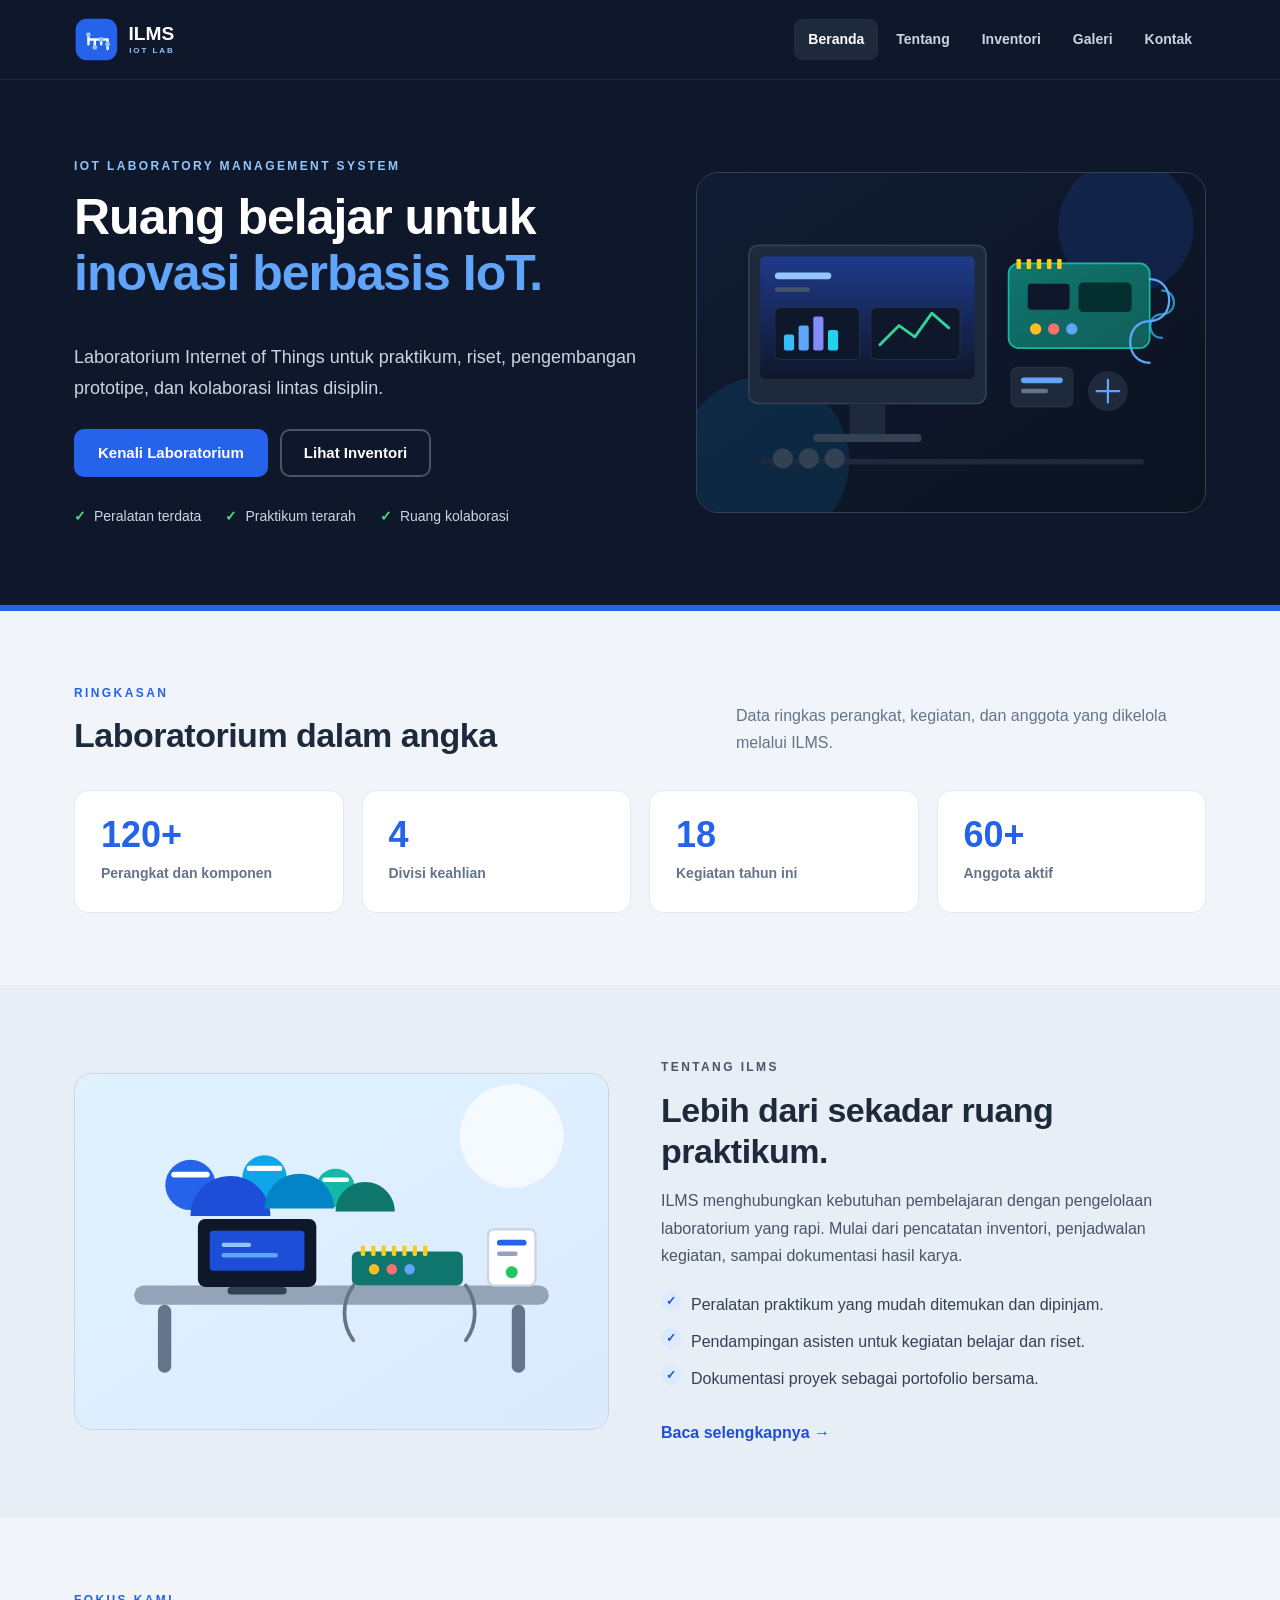
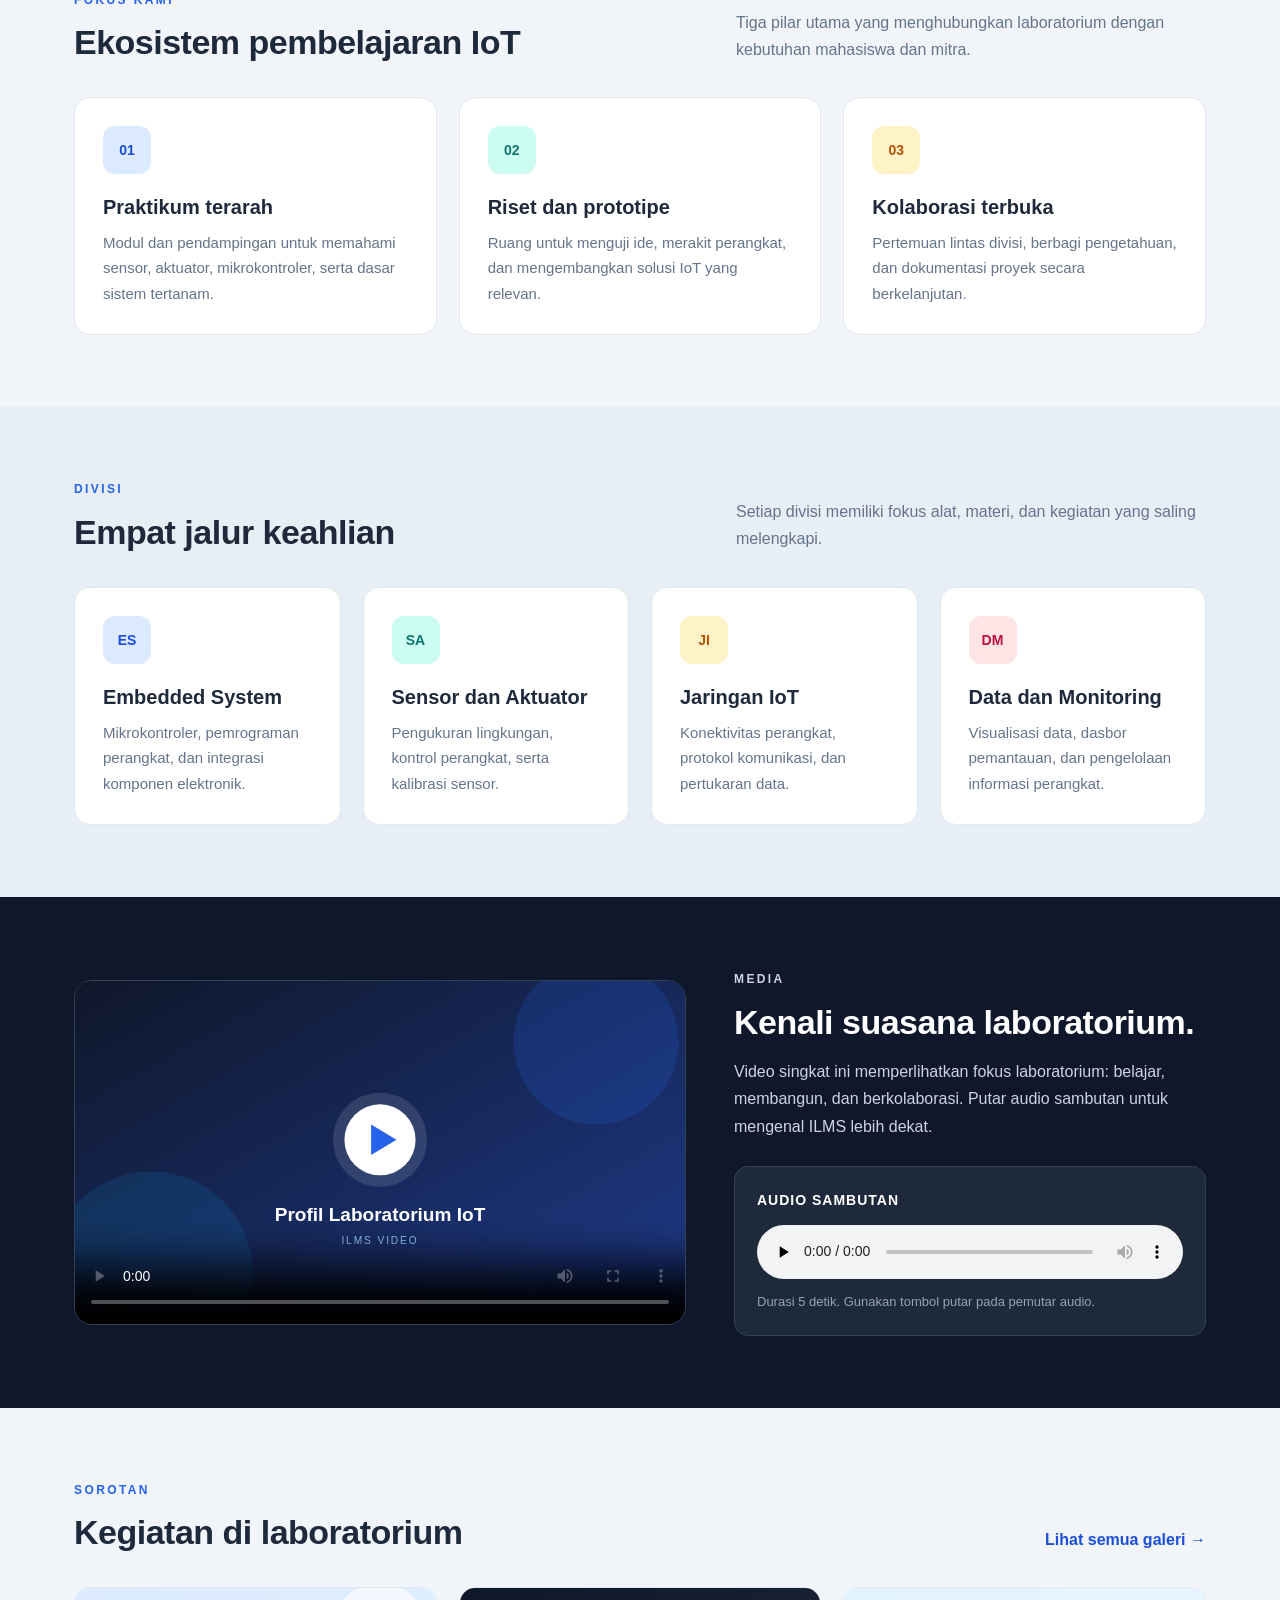
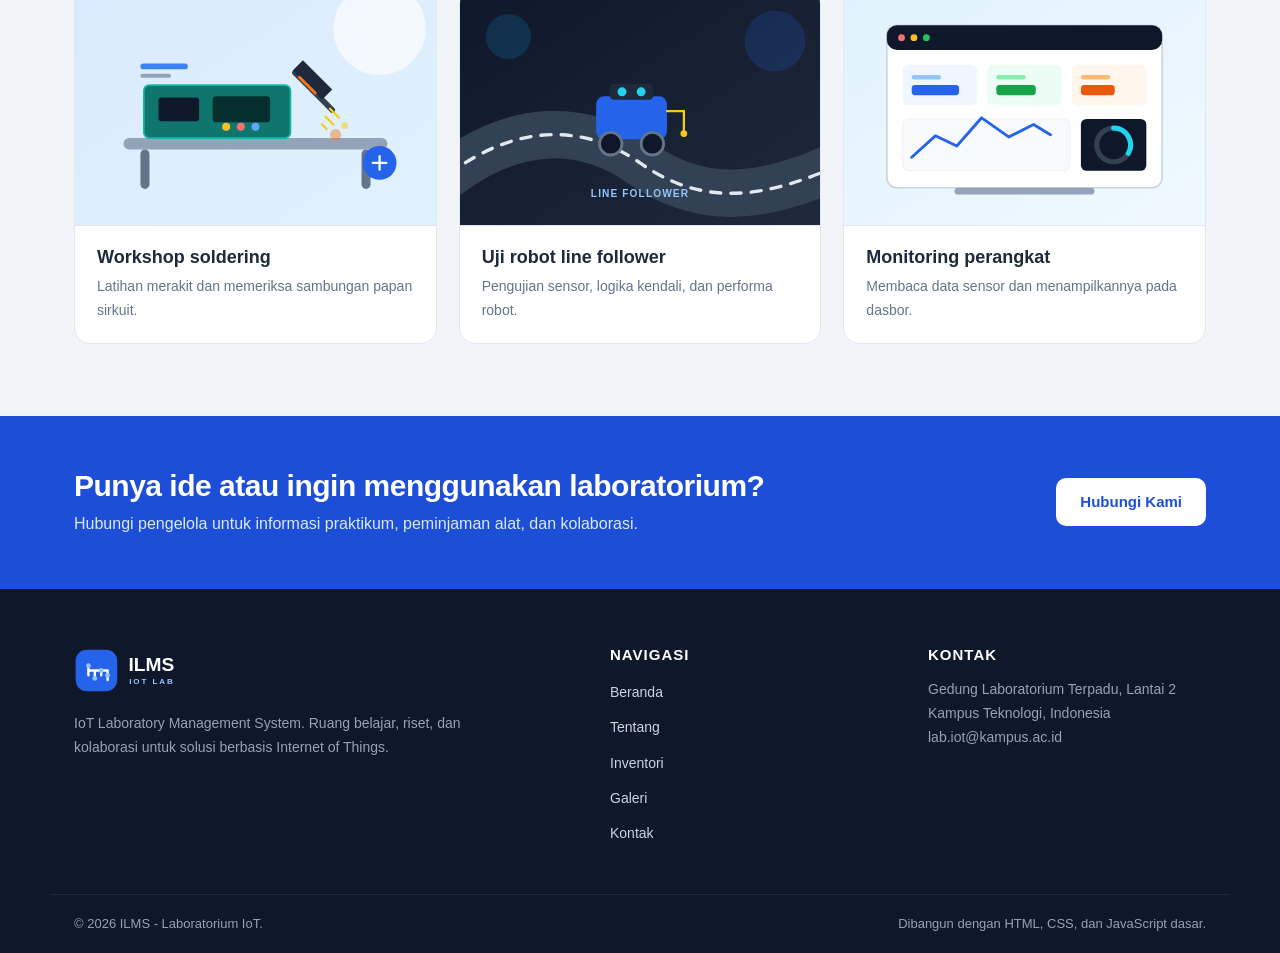
<file: website/index.html>
<!DOCTYPE html>
<html lang="id">
<head>
    <meta charset="UTF-8">
    <meta name="viewport" content="width=device-width, initial-scale=1.0">
    <meta name="description" content="ILMS adalah laboratorium IoT untuk praktikum, riset, dan kolaborasi pengembangan solusi berbasis Internet of Things.">
    <title>Beranda | ILMS - Laboratorium IoT</title>
    <link rel="stylesheet" href="css/style.css">
</head>
<body>
    <a class="skip-link" href="#main-content">Lewati ke konten utama</a>

    <header class="site-header">
        <div class="container header-inner">
            <a class="brand" href="index.html">
                <img src="images/logo.svg" alt="ILMS - Laboratorium IoT">
            </a>
            <nav class="main-nav" aria-label="Navigasi utama">
                <ul>
                    <li><a class="active" href="index.html" aria-current="page">Beranda</a></li>
                    <li><a href="tentang.html">Tentang</a></li>
                    <li><a href="inventori.html">Inventori</a></li>
                    <li><a href="galeri.html">Galeri</a></li>
                    <li><a href="kontak.html">Kontak</a></li>
                </ul>
            </nav>
        </div>
    </header>

    <main id="main-content">
        <section class="hero">
            <div class="container hero-inner">
                <div class="hero-copy">
                    <p class="eyebrow">IoT Laboratory Management System</p>
                    <h1>Ruang belajar untuk <span>inovasi berbasis IoT.</span></h1>
                    <p class="hero-text">Laboratorium Internet of Things untuk praktikum, riset, pengembangan prototipe, dan kolaborasi lintas disiplin.</p>
                    <div class="hero-actions">
                        <a class="button button-primary" href="tentang.html">Kenali Laboratorium</a>
                        <a class="button button-ghost" href="inventori.html">Lihat Inventori</a>
                    </div>
                    <ul class="hero-points">
                        <li>Peralatan terdata</li>
                        <li>Praktikum terarah</li>
                        <li>Ruang kolaborasi</li>
                    </ul>
                </div>
                <div class="hero-media">
                    <img src="images/hero-lab.svg" alt="Ilustrasi monitor, papan sirkuit, dan sensor di laboratorium IoT">
                </div>
            </div>
        </section>

        <section class="section" aria-labelledby="ringkasan-judul">
            <div class="container">
                <div class="section-heading">
                    <div>
                        <p class="eyebrow eyebrow-dark">Ringkasan</p>
                        <h2 id="ringkasan-judul">Laboratorium dalam angka</h2>
                    </div>
                    <p>Data ringkas perangkat, kegiatan, dan anggota yang dikelola melalui ILMS.</p>
                </div>
                <div class="stats">
                    <div class="stat-card">
                        <span class="stat-number">120+</span>
                        <span class="stat-label">Perangkat dan komponen</span>
                    </div>
                    <div class="stat-card">
                        <span class="stat-number">4</span>
                        <span class="stat-label">Divisi keahlian</span>
                    </div>
                    <div class="stat-card">
                        <span class="stat-number">18</span>
                        <span class="stat-label">Kegiatan tahun ini</span>
                    </div>
                    <div class="stat-card">
                        <span class="stat-number">60+</span>
                        <span class="stat-label">Anggota aktif</span>
                    </div>
                </div>
            </div>
        </section>

        <section class="section section-soft" aria-labelledby="tentang-singkat-judul">
            <div class="container split">
                <div class="split-media">
                    <img src="images/lab-activity.svg" alt="Ilustrasi tiga anggota yang bekerja dengan laptop dan papan sirkuit">
                </div>
                <div class="split-copy">
                    <p class="eyebrow eyebrow-dark">Tentang ILMS</p>
                    <h2 id="tentang-singkat-judul">Lebih dari sekadar ruang praktikum.</h2>
                    <p>ILMS menghubungkan kebutuhan pembelajaran dengan pengelolaan laboratorium yang rapi. Mulai dari pencatatan inventori, penjadwalan kegiatan, sampai dokumentasi hasil karya.</p>
                    <ul class="check-list">
                        <li>Peralatan praktikum yang mudah ditemukan dan dipinjam.</li>
                        <li>Pendampingan asisten untuk kegiatan belajar dan riset.</li>
                        <li>Dokumentasi proyek sebagai portofolio bersama.</li>
                    </ul>
                    <a class="text-link" href="tentang.html">Baca selengkapnya &rarr;</a>
                </div>
            </div>
        </section>

        <section class="section" aria-labelledby="fokus-judul">
            <div class="container">
                <div class="section-heading">
                    <div>
                        <p class="eyebrow eyebrow-dark">Fokus kami</p>
                        <h2 id="fokus-judul">Ekosistem pembelajaran IoT</h2>
                    </div>
                    <p>Tiga pilar utama yang menghubungkan laboratorium dengan kebutuhan mahasiswa dan mitra.</p>
                </div>
                <div class="feature-grid">
                    <article class="feature-card">
                        <span class="icon-badge">01</span>
                        <h3>Praktikum terarah</h3>
                        <p>Modul dan pendampingan untuk memahami sensor, aktuator, mikrokontroler, serta dasar sistem tertanam.</p>
                    </article>
                    <article class="feature-card">
                        <span class="icon-badge icon-badge-teal">02</span>
                        <h3>Riset dan prototipe</h3>
                        <p>Ruang untuk menguji ide, merakit perangkat, dan mengembangkan solusi IoT yang relevan.</p>
                    </article>
                    <article class="feature-card">
                        <span class="icon-badge icon-badge-amber">03</span>
                        <h3>Kolaborasi terbuka</h3>
                        <p>Pertemuan lintas divisi, berbagi pengetahuan, dan dokumentasi proyek secara berkelanjutan.</p>
                    </article>
                </div>
            </div>
        </section>

        <section class="section section-soft" aria-labelledby="divisi-judul">
            <div class="container">
                <div class="section-heading">
                    <div>
                        <p class="eyebrow eyebrow-dark">Divisi</p>
                        <h2 id="divisi-judul">Empat jalur keahlian</h2>
                    </div>
                    <p>Setiap divisi memiliki fokus alat, materi, dan kegiatan yang saling melengkapi.</p>
                </div>
                <div class="feature-grid">
                    <article class="feature-card">
                        <span class="icon-badge">ES</span>
                        <h3>Embedded System</h3>
                        <p>Mikrokontroler, pemrograman perangkat, dan integrasi komponen elektronik.</p>
                    </article>
                    <article class="feature-card">
                        <span class="icon-badge icon-badge-teal">SA</span>
                        <h3>Sensor dan Aktuator</h3>
                        <p>Pengukuran lingkungan, kontrol perangkat, serta kalibrasi sensor.</p>
                    </article>
                    <article class="feature-card">
                        <span class="icon-badge icon-badge-amber">JI</span>
                        <h3>Jaringan IoT</h3>
                        <p>Konektivitas perangkat, protokol komunikasi, dan pertukaran data.</p>
                    </article>
                    <article class="feature-card">
                        <span class="icon-badge icon-badge-rose">DM</span>
                        <h3>Data dan Monitoring</h3>
                        <p>Visualisasi data, dasbor pemantauan, dan pengelolaan informasi perangkat.</p>
                    </article>
                </div>
            </div>
        </section>

        <section class="section section-dark" id="media" aria-labelledby="media-judul">
            <div class="container media-layout">
                <div class="media-video">
                    <video controls preload="metadata" poster="images/video-poster.svg" playsinline>
                        <source src="video/profil-lab.mp4" type="video/mp4">
                        Browser Anda tidak mendukung pemutaran video HTML5.
                    </video>
                </div>
                <div class="media-copy">
                    <p class="eyebrow">Media</p>
                    <h2 id="media-judul">Kenali suasana laboratorium.</h2>
                    <p>Video singkat ini memperlihatkan fokus laboratorium: belajar, membangun, dan berkolaborasi. Putar audio sambutan untuk mengenal ILMS lebih dekat.</p>
                    <div class="audio-box">
                        <p class="audio-label">Audio sambutan</p>
                        <audio controls preload="none">
                            <source src="audio/sambutan.wav" type="audio/wav">
                            Browser Anda tidak mendukung pemutaran audio HTML5.
                        </audio>
                        <p class="audio-note">Durasi 5 detik. Gunakan tombol putar pada pemutar audio.</p>
                    </div>
                </div>
            </div>
        </section>

        <section class="section" aria-labelledby="sorotan-judul">
            <div class="container">
                <div class="section-heading">
                    <div>
                        <p class="eyebrow eyebrow-dark">Sorotan</p>
                        <h2 id="sorotan-judul">Kegiatan di laboratorium</h2>
                    </div>
                    <a class="text-link" href="galeri.html">Lihat semua galeri &rarr;</a>
                </div>
                <div class="gallery-grid">
                    <article class="gallery-card">
                        <img src="images/gallery-1.svg" alt="Praktikum soldering dan perakitan papan sirkuit">
                        <div class="gallery-caption">
                            <h3>Workshop soldering</h3>
                            <p>Latihan merakit dan memeriksa sambungan papan sirkuit.</p>
                        </div>
                    </article>
                    <article class="gallery-card">
                        <img src="images/gallery-2.svg" alt="Robot line follower di lintasan praktikum">
                        <div class="gallery-caption">
                            <h3>Uji robot line follower</h3>
                            <p>Pengujian sensor, logika kendali, dan performa robot.</p>
                        </div>
                    </article>
                    <article class="gallery-card">
                        <img src="images/gallery-3.svg" alt="Dashboard monitoring perangkat IoT">
                        <div class="gallery-caption">
                            <h3>Monitoring perangkat</h3>
                            <p>Membaca data sensor dan menampilkannya pada dasbor.</p>
                        </div>
                    </article>
                </div>
            </div>
        </section>

        <section class="cta">
            <div class="container cta-inner">
                <div>
                    <h2>Punya ide atau ingin menggunakan laboratorium?</h2>
                    <p>Hubungi pengelola untuk informasi praktikum, peminjaman alat, dan kolaborasi.</p>
                </div>
                <a class="button button-light" href="kontak.html">Hubungi Kami</a>
            </div>
        </section>
    </main>

    <footer class="site-footer">
        <div class="container footer-inner">
            <div class="footer-brand">
                <img src="images/logo.svg" alt="ILMS - Laboratorium IoT">
                <p>IoT Laboratory Management System. Ruang belajar, riset, dan kolaborasi untuk solusi berbasis Internet of Things.</p>
            </div>
            <div class="footer-links">
                <h3>Navigasi</h3>
                <ul>
                    <li><a href="index.html">Beranda</a></li>
                    <li><a href="tentang.html">Tentang</a></li>
                    <li><a href="inventori.html">Inventori</a></li>
                    <li><a href="galeri.html">Galeri</a></li>
                    <li><a href="kontak.html">Kontak</a></li>
                </ul>
            </div>
            <div class="footer-links">
                <h3>Kontak</h3>
                <address>
                    Gedung Laboratorium Terpadu, Lantai 2<br>
                    Kampus Teknologi, Indonesia<br>
                    lab.iot@kampus.ac.id
                </address>
            </div>
        </div>
        <div class="container footer-bottom">
            <p>&copy; 2026 ILMS - Laboratorium IoT.</p>
            <p>Dibangun dengan HTML, CSS, dan JavaScript dasar.</p>
        </div>
    </footer>

    <script src="js/script.js"></script>
</body>
</html>
</file>
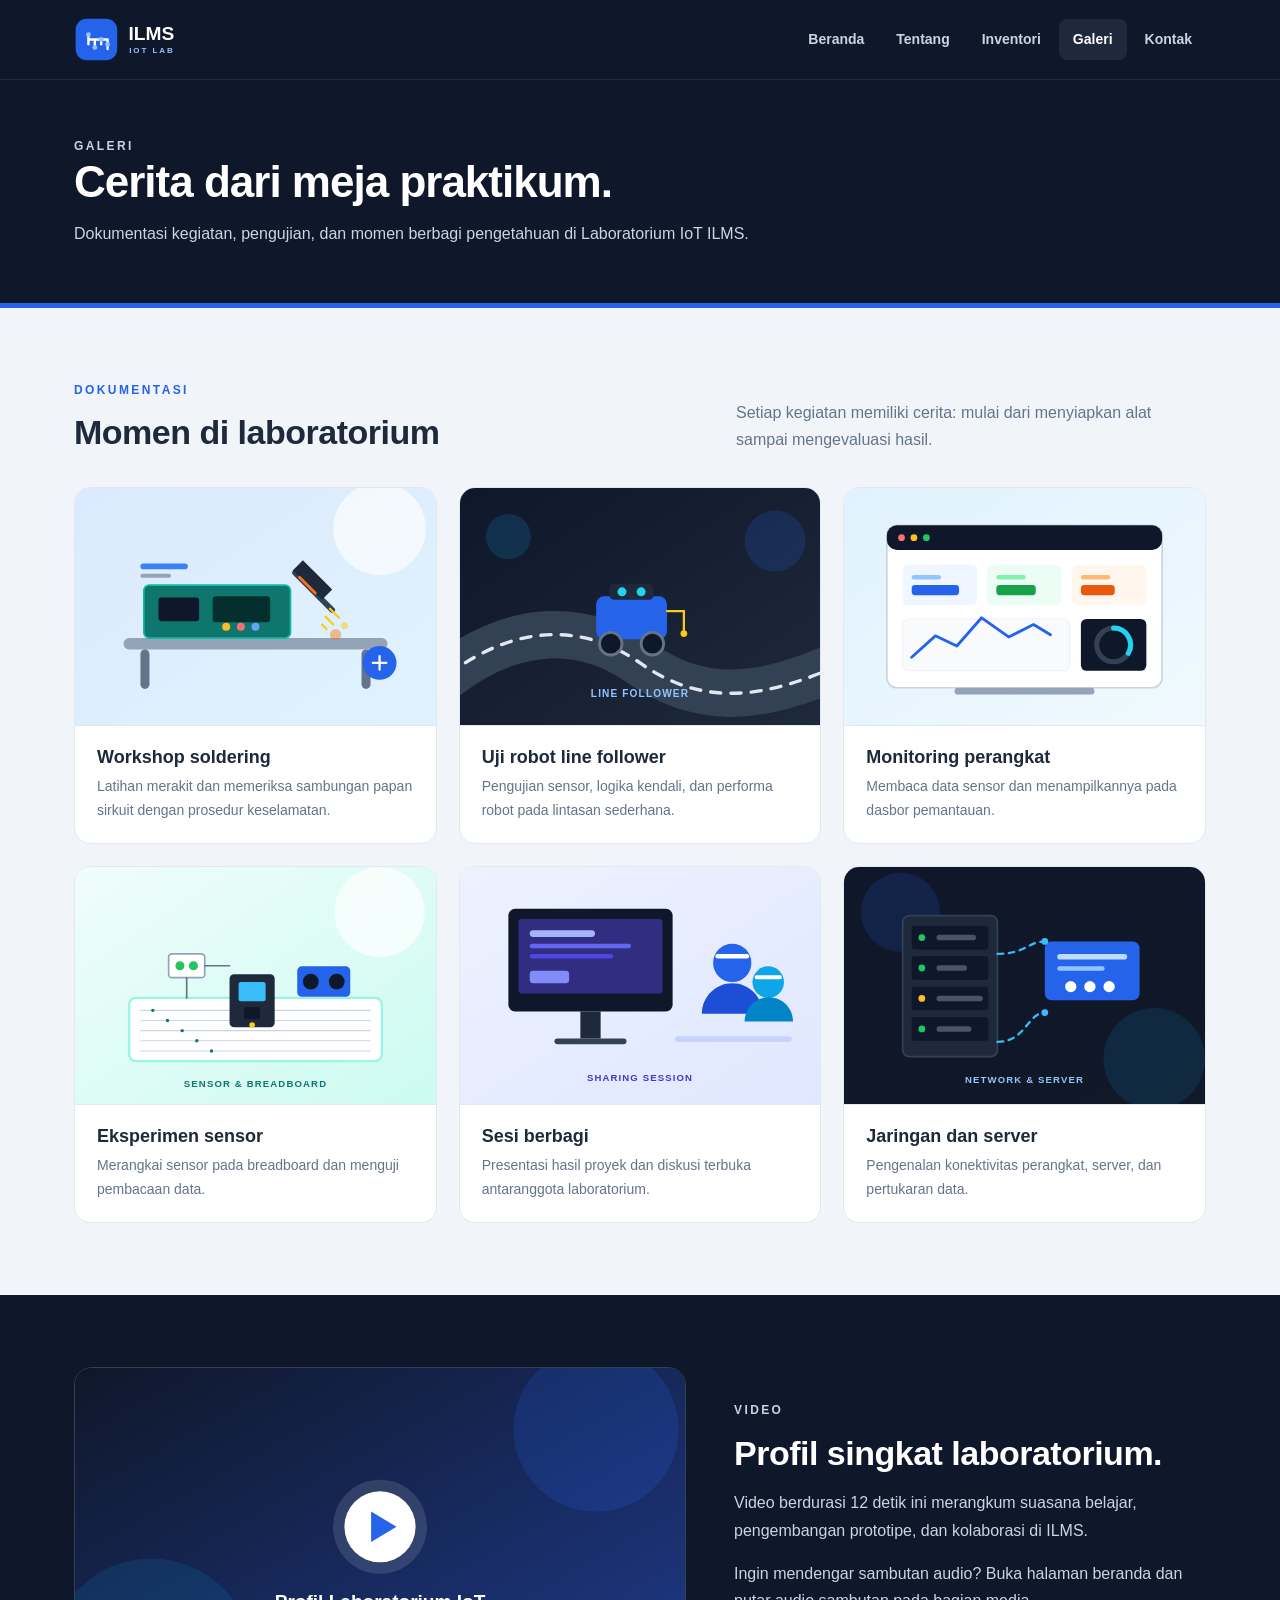
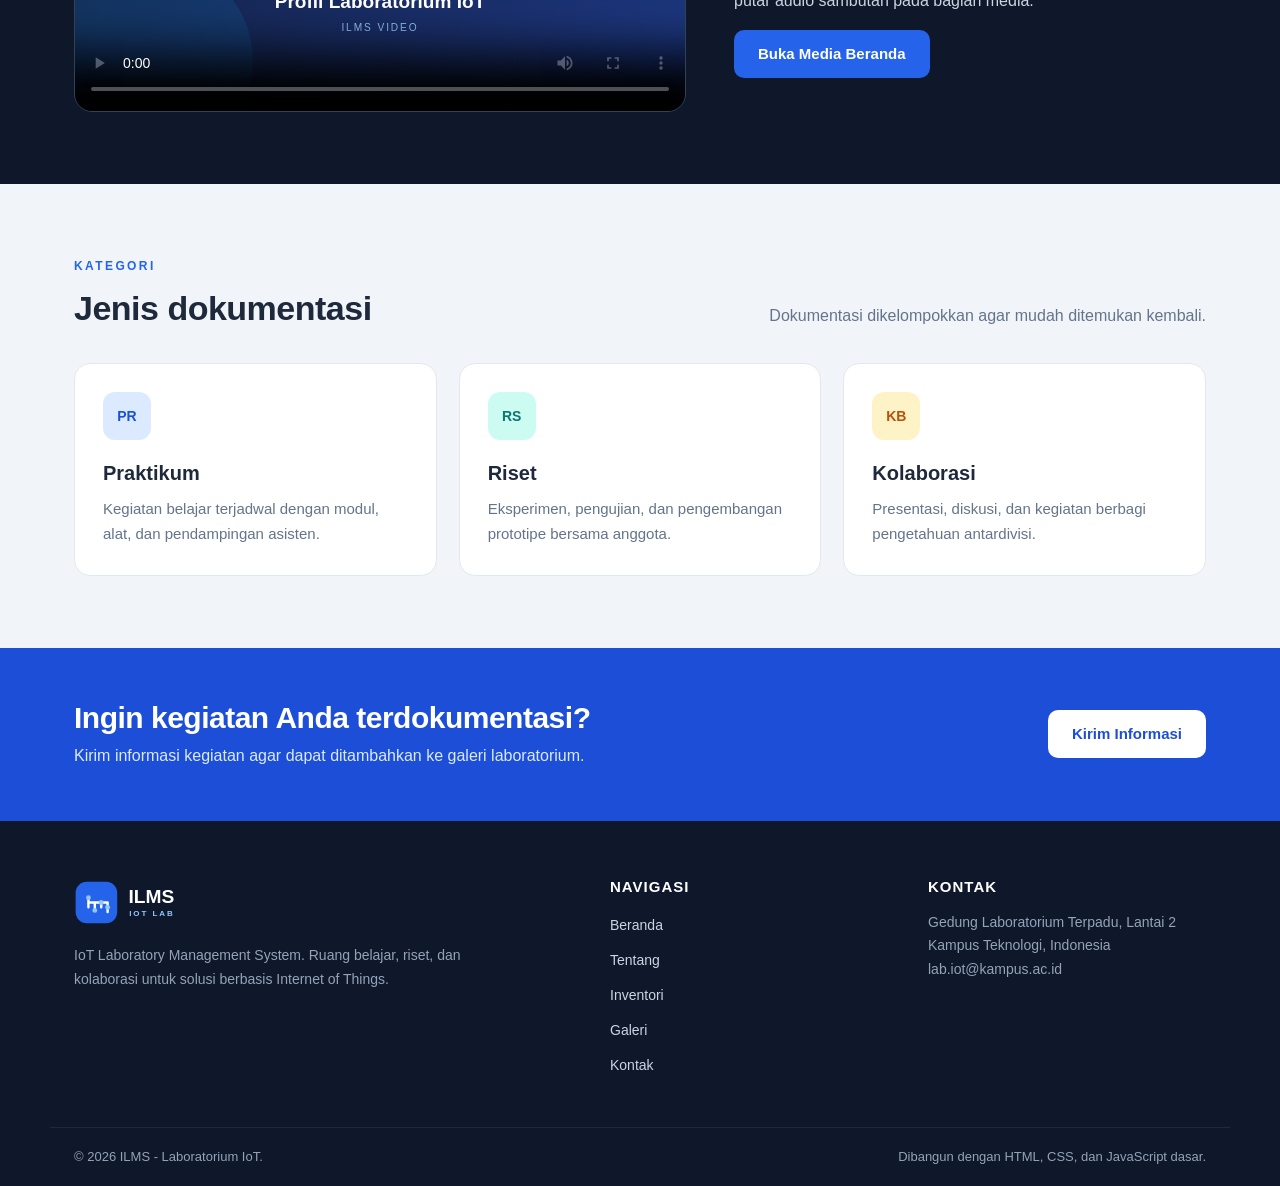
<file: website/galeri.html>
<!DOCTYPE html>
<html lang="id">
<head>
    <meta charset="UTF-8">
    <meta name="viewport" content="width=device-width, initial-scale=1.0">
    <meta name="description" content="Galeri kegiatan Laboratorium IoT ILMS: praktikum, perakitan, pengujian robot, monitoring, dan berbagi pengetahuan.">
    <title>Galeri | ILMS - Laboratorium IoT</title>
    <link rel="stylesheet" href="css/style.css">
</head>
<body>
    <a class="skip-link" href="#main-content">Lewati ke konten utama</a>

    <header class="site-header">
        <div class="container header-inner">
            <a class="brand" href="index.html">
                <img src="images/logo.svg" alt="ILMS - Laboratorium IoT">
            </a>
            <nav class="main-nav" aria-label="Navigasi utama">
                <ul>
                    <li><a href="index.html">Beranda</a></li>
                    <li><a href="tentang.html">Tentang</a></li>
                    <li><a href="inventori.html">Inventori</a></li>
                    <li><a class="active" href="galeri.html" aria-current="page">Galeri</a></li>
                    <li><a href="kontak.html">Kontak</a></li>
                </ul>
            </nav>
        </div>
    </header>

    <main id="main-content">
        <section class="page-hero">
            <div class="container">
                <p class="eyebrow">Galeri</p>
                <h1>Cerita dari meja praktikum.</h1>
                <p>Dokumentasi kegiatan, pengujian, dan momen berbagi pengetahuan di Laboratorium IoT ILMS.</p>
            </div>
        </section>

        <section class="section" aria-labelledby="dokumentasi-judul">
            <div class="container">
                <div class="section-heading">
                    <div>
                        <p class="eyebrow eyebrow-dark">Dokumentasi</p>
                        <h2 id="dokumentasi-judul">Momen di laboratorium</h2>
                    </div>
                    <p>Setiap kegiatan memiliki cerita: mulai dari menyiapkan alat sampai mengevaluasi hasil.</p>
                </div>
                <div class="gallery-grid">
                    <article class="gallery-card">
                        <img src="images/gallery-1.svg" alt="Praktikum soldering dan perakitan papan sirkuit">
                        <div class="gallery-caption">
                            <h3>Workshop soldering</h3>
                            <p>Latihan merakit dan memeriksa sambungan papan sirkuit dengan prosedur keselamatan.</p>
                        </div>
                    </article>
                    <article class="gallery-card">
                        <img src="images/gallery-2.svg" alt="Robot line follower di lintasan praktikum">
                        <div class="gallery-caption">
                            <h3>Uji robot line follower</h3>
                            <p>Pengujian sensor, logika kendali, dan performa robot pada lintasan sederhana.</p>
                        </div>
                    </article>
                    <article class="gallery-card">
                        <img src="images/gallery-3.svg" alt="Dashboard monitoring perangkat IoT">
                        <div class="gallery-caption">
                            <h3>Monitoring perangkat</h3>
                            <p>Membaca data sensor dan menampilkannya pada dasbor pemantauan.</p>
                        </div>
                    </article>
                    <article class="gallery-card">
                        <img src="images/gallery-4.svg" alt="Sensor dan breadboard pada praktikum IoT">
                        <div class="gallery-caption">
                            <h3>Eksperimen sensor</h3>
                            <p>Merangkai sensor pada breadboard dan menguji pembacaan data.</p>
                        </div>
                    </article>
                    <article class="gallery-card">
                        <img src="images/gallery-5.svg" alt="Kegiatan presentasi dan diskusi di laboratorium">
                        <div class="gallery-caption">
                            <h3>Sesi berbagi</h3>
                            <p>Presentasi hasil proyek dan diskusi terbuka antaranggota laboratorium.</p>
                        </div>
                    </article>
                    <article class="gallery-card">
                        <img src="images/gallery-6.svg" alt="Server dan jaringan laboratorium IoT">
                        <div class="gallery-caption">
                            <h3>Jaringan dan server</h3>
                            <p>Pengenalan konektivitas perangkat, server, dan pertukaran data.</p>
                        </div>
                    </article>
                </div>
            </div>
        </section>

        <section class="section section-dark" aria-labelledby="video-galeri-judul">
            <div class="container media-layout">
                <div class="media-video">
                    <video controls preload="metadata" poster="images/video-poster.svg" playsinline>
                        <source src="video/profil-lab.mp4" type="video/mp4">
                        Browser Anda tidak mendukung pemutaran video HTML5.
                    </video>
                </div>
                <div class="media-copy">
                    <p class="eyebrow">Video</p>
                    <h2 id="video-galeri-judul">Profil singkat laboratorium.</h2>
                    <p>Video berdurasi 12 detik ini merangkum suasana belajar, pengembangan prototipe, dan kolaborasi di ILMS.</p>
                    <p>Ingin mendengar sambutan audio? Buka halaman beranda dan putar audio sambutan pada bagian media.</p>
                    <a class="button button-primary" href="index.html#media">Buka Media Beranda</a>
                </div>
            </div>
        </section>

        <section class="section" aria-labelledby="kategori-galeri-judul">
            <div class="container">
                <div class="section-heading">
                    <div>
                        <p class="eyebrow eyebrow-dark">Kategori</p>
                        <h2 id="kategori-galeri-judul">Jenis dokumentasi</h2>
                    </div>
                    <p>Dokumentasi dikelompokkan agar mudah ditemukan kembali.</p>
                </div>
                <div class="feature-grid">
                    <article class="feature-card">
                        <span class="icon-badge">PR</span>
                        <h3>Praktikum</h3>
                        <p>Kegiatan belajar terjadwal dengan modul, alat, dan pendampingan asisten.</p>
                    </article>
                    <article class="feature-card">
                        <span class="icon-badge icon-badge-teal">RS</span>
                        <h3>Riset</h3>
                        <p>Eksperimen, pengujian, dan pengembangan prototipe bersama anggota.</p>
                    </article>
                    <article class="feature-card">
                        <span class="icon-badge icon-badge-amber">KB</span>
                        <h3>Kolaborasi</h3>
                        <p>Presentasi, diskusi, dan kegiatan berbagi pengetahuan antardivisi.</p>
                    </article>
                </div>
            </div>
        </section>

        <section class="cta">
            <div class="container cta-inner">
                <div>
                    <h2>Ingin kegiatan Anda terdokumentasi?</h2>
                    <p>Kirim informasi kegiatan agar dapat ditambahkan ke galeri laboratorium.</p>
                </div>
                <a class="button button-light" href="kontak.html">Kirim Informasi</a>
            </div>
        </section>
    </main>

    <footer class="site-footer">
        <div class="container footer-inner">
            <div class="footer-brand">
                <img src="images/logo.svg" alt="ILMS - Laboratorium IoT">
                <p>IoT Laboratory Management System. Ruang belajar, riset, dan kolaborasi untuk solusi berbasis Internet of Things.</p>
            </div>
            <div class="footer-links">
                <h3>Navigasi</h3>
                <ul>
                    <li><a href="index.html">Beranda</a></li>
                    <li><a href="tentang.html">Tentang</a></li>
                    <li><a href="inventori.html">Inventori</a></li>
                    <li><a href="galeri.html">Galeri</a></li>
                    <li><a href="kontak.html">Kontak</a></li>
                </ul>
            </div>
            <div class="footer-links">
                <h3>Kontak</h3>
                <address>
                    Gedung Laboratorium Terpadu, Lantai 2<br>
                    Kampus Teknologi, Indonesia<br>
                    lab.iot@kampus.ac.id
                </address>
            </div>
        </div>
        <div class="container footer-bottom">
            <p>&copy; 2026 ILMS - Laboratorium IoT.</p>
            <p>Dibangun dengan HTML, CSS, dan JavaScript dasar.</p>
        </div>
    </footer>

    <script src="js/script.js"></script>
</body>
</html>
</file>
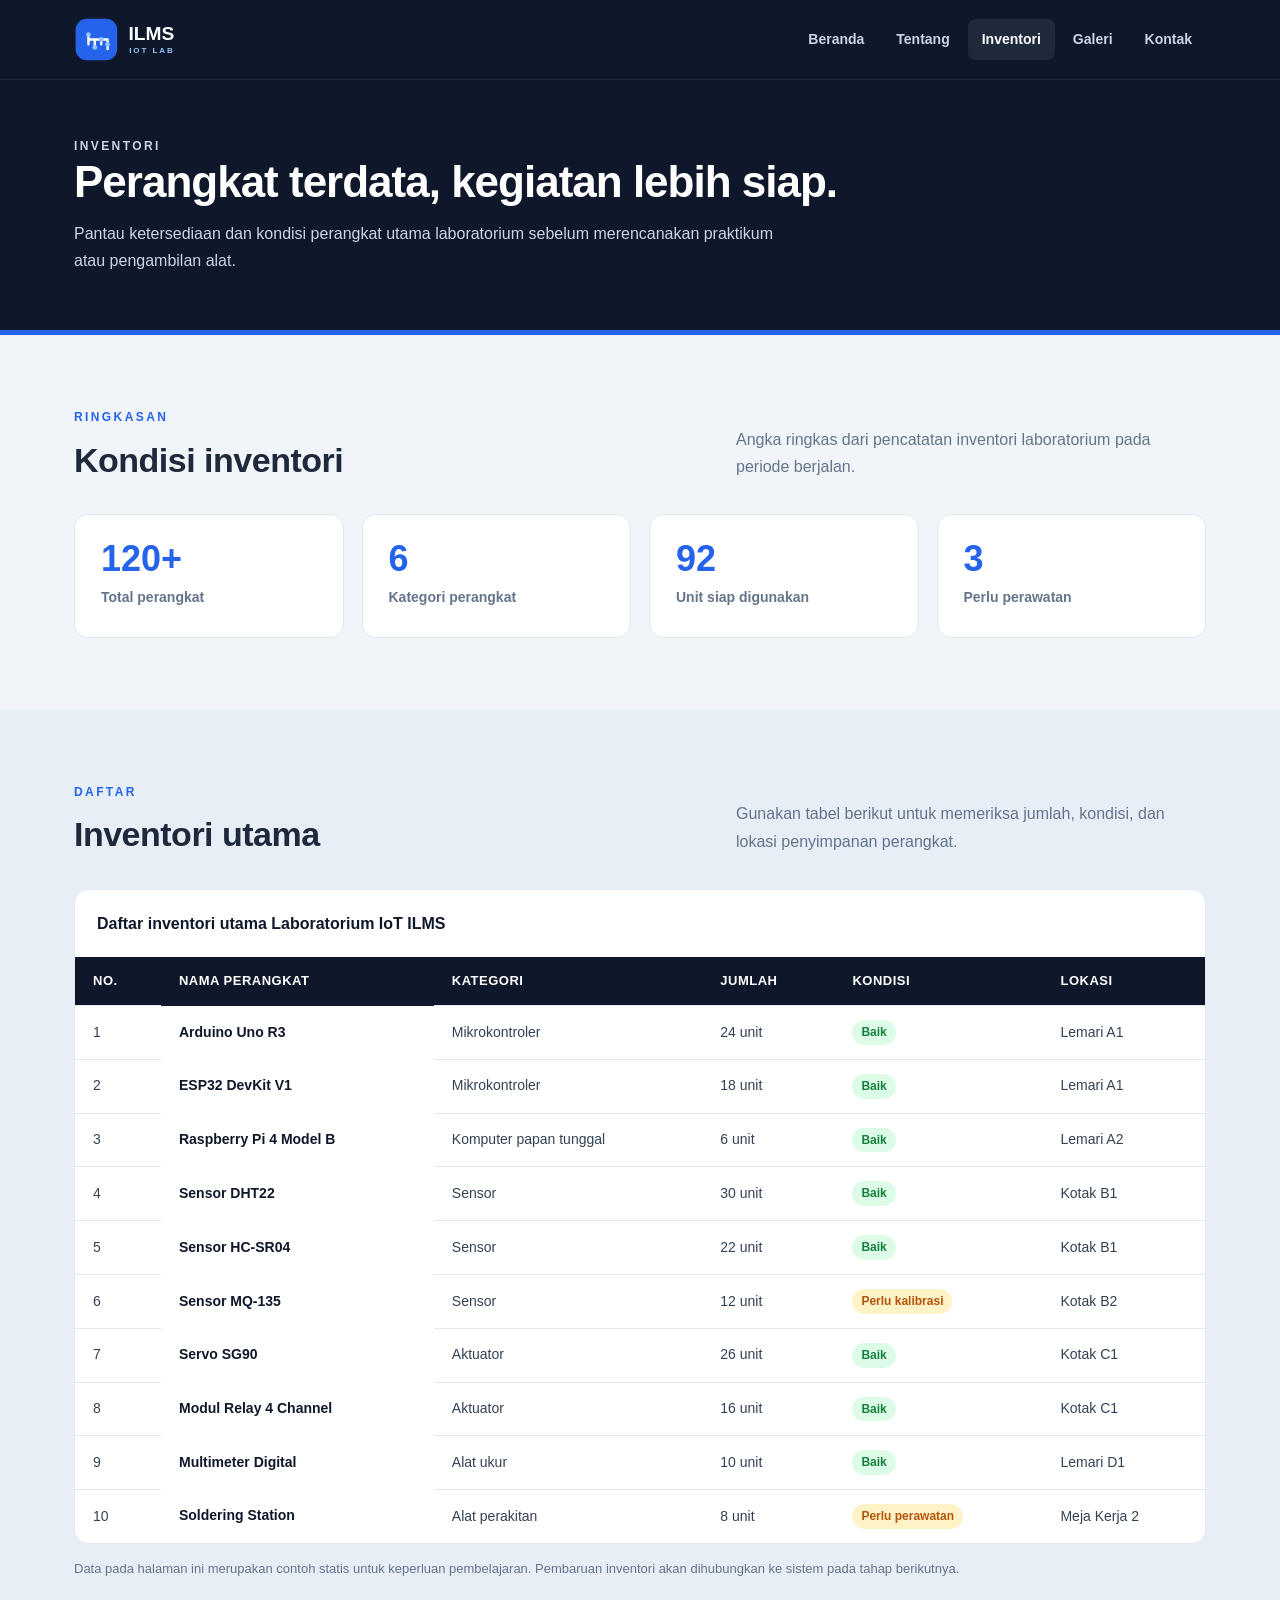
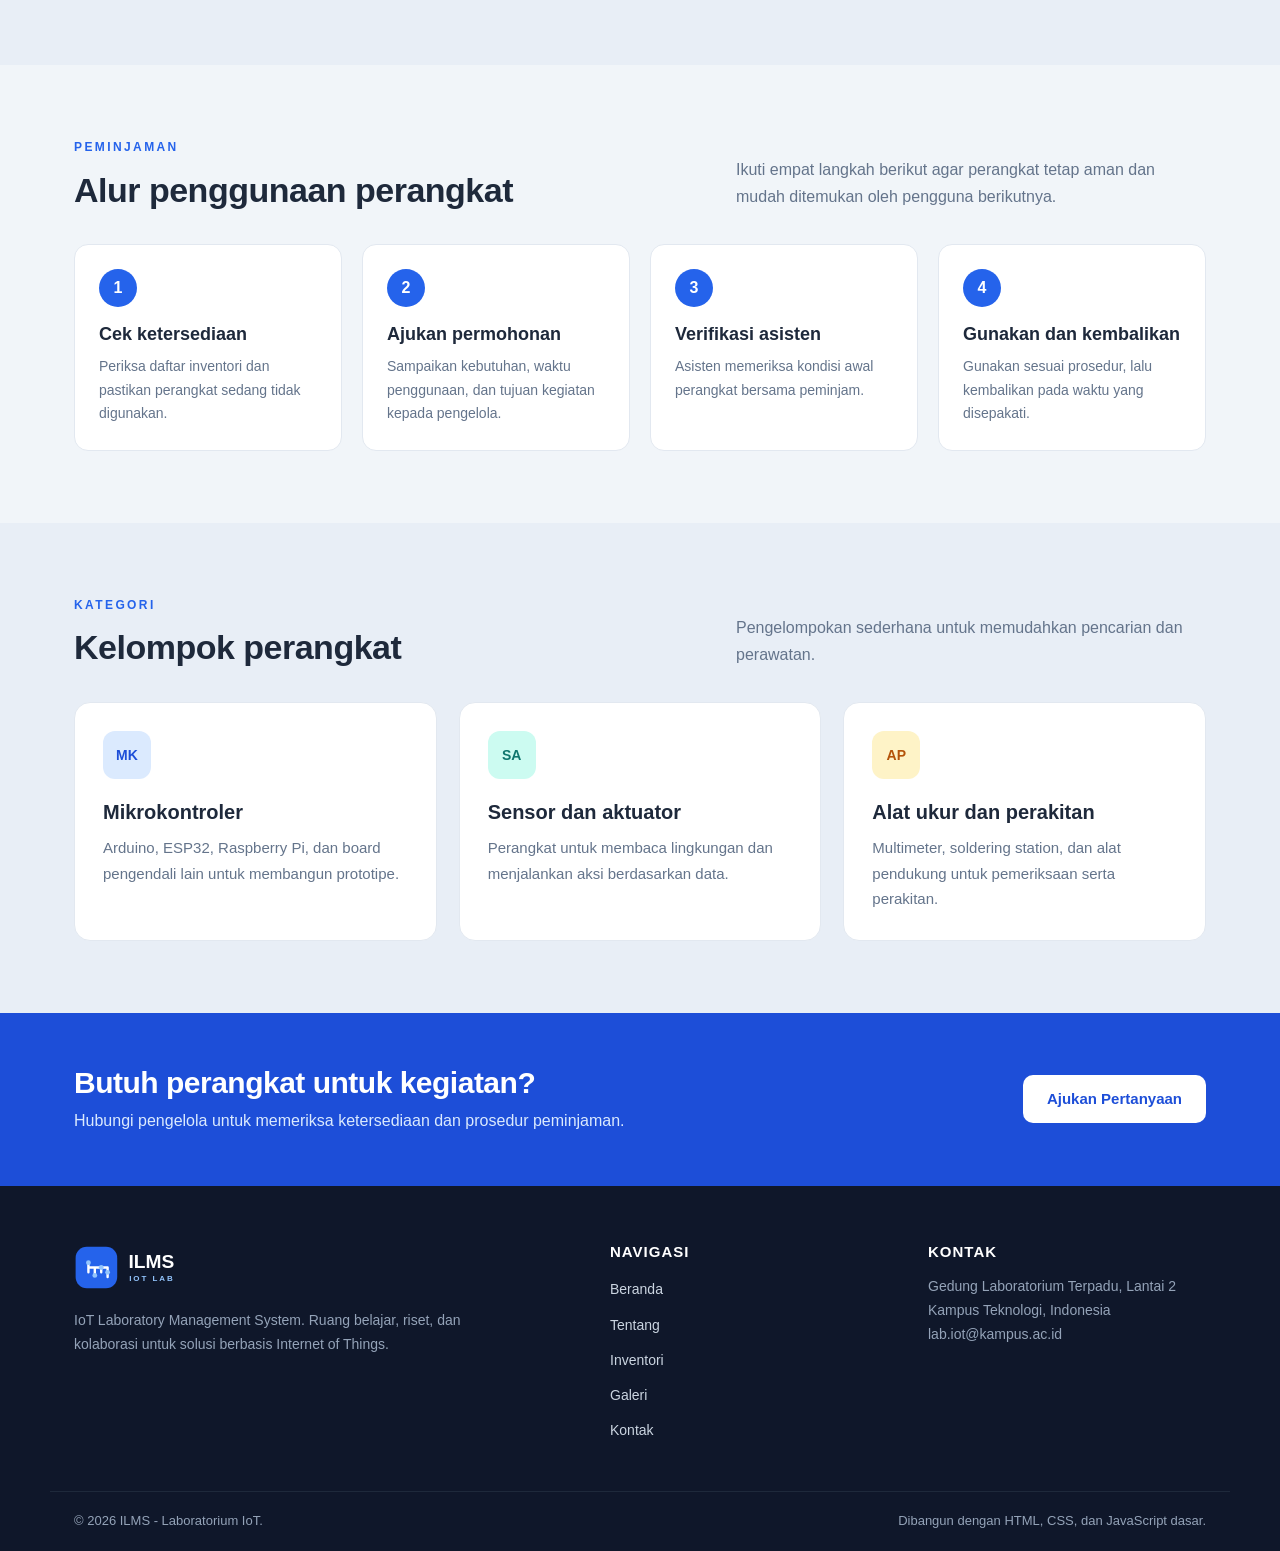
<file: website/inventori.html>
<!DOCTYPE html>
<html lang="id">
<head>
    <meta charset="UTF-8">
    <meta name="viewport" content="width=device-width, initial-scale=1.0">
    <meta name="description" content="Daftar inventori perangkat Laboratorium IoT ILMS, lengkap dengan kategori, jumlah, kondisi, dan lokasi penyimpanan.">
    <title>Inventori | ILMS - Laboratorium IoT</title>
    <link rel="stylesheet" href="css/style.css">
</head>
<body>
    <a class="skip-link" href="#main-content">Lewati ke konten utama</a>

    <header class="site-header">
        <div class="container header-inner">
            <a class="brand" href="index.html">
                <img src="images/logo.svg" alt="ILMS - Laboratorium IoT">
            </a>
            <nav class="main-nav" aria-label="Navigasi utama">
                <ul>
                    <li><a href="index.html">Beranda</a></li>
                    <li><a href="tentang.html">Tentang</a></li>
                    <li><a class="active" href="inventori.html" aria-current="page">Inventori</a></li>
                    <li><a href="galeri.html">Galeri</a></li>
                    <li><a href="kontak.html">Kontak</a></li>
                </ul>
            </nav>
        </div>
    </header>

    <main id="main-content">
        <section class="page-hero">
            <div class="container">
                <p class="eyebrow">Inventori</p>
                <h1>Perangkat terdata, kegiatan lebih siap.</h1>
                <p>Pantau ketersediaan dan kondisi perangkat utama laboratorium sebelum merencanakan praktikum atau pengambilan alat.</p>
            </div>
        </section>

        <section class="section" aria-labelledby="ringkasan-inventori-judul">
            <div class="container">
                <div class="section-heading">
                    <div>
                        <p class="eyebrow eyebrow-dark">Ringkasan</p>
                        <h2 id="ringkasan-inventori-judul">Kondisi inventori</h2>
                    </div>
                    <p>Angka ringkas dari pencatatan inventori laboratorium pada periode berjalan.</p>
                </div>
                <div class="stats">
                    <div class="stat-card">
                        <span class="stat-number">120+</span>
                        <span class="stat-label">Total perangkat</span>
                    </div>
                    <div class="stat-card">
                        <span class="stat-number">6</span>
                        <span class="stat-label">Kategori perangkat</span>
                    </div>
                    <div class="stat-card">
                        <span class="stat-number">92</span>
                        <span class="stat-label">Unit siap digunakan</span>
                    </div>
                    <div class="stat-card">
                        <span class="stat-number">3</span>
                        <span class="stat-label">Perlu perawatan</span>
                    </div>
                </div>
            </div>
        </section>

        <section class="section section-soft" aria-labelledby="tabel-judul">
            <div class="container">
                <div class="section-heading">
                    <div>
                        <p class="eyebrow eyebrow-dark">Daftar</p>
                        <h2 id="tabel-judul">Inventori utama</h2>
                    </div>
                    <p>Gunakan tabel berikut untuk memeriksa jumlah, kondisi, dan lokasi penyimpanan perangkat.</p>
                </div>
                <div class="table-wrap">
                    <table class="data-table">
                        <caption>Daftar inventori utama Laboratorium IoT ILMS</caption>
                        <thead>
                            <tr>
                                <th scope="col">No.</th>
                                <th scope="col">Nama Perangkat</th>
                                <th scope="col">Kategori</th>
                                <th scope="col">Jumlah</th>
                                <th scope="col">Kondisi</th>
                                <th scope="col">Lokasi</th>
                            </tr>
                        </thead>
                        <tbody>
                            <tr>
                                <td>1</td>
                                <th scope="row">Arduino Uno R3</th>
                                <td>Mikrokontroler</td>
                                <td>24 unit</td>
                                <td><span class="badge badge-good">Baik</span></td>
                                <td>Lemari A1</td>
                            </tr>
                            <tr>
                                <td>2</td>
                                <th scope="row">ESP32 DevKit V1</th>
                                <td>Mikrokontroler</td>
                                <td>18 unit</td>
                                <td><span class="badge badge-good">Baik</span></td>
                                <td>Lemari A1</td>
                            </tr>
                            <tr>
                                <td>3</td>
                                <th scope="row">Raspberry Pi 4 Model B</th>
                                <td>Komputer papan tunggal</td>
                                <td>6 unit</td>
                                <td><span class="badge badge-good">Baik</span></td>
                                <td>Lemari A2</td>
                            </tr>
                            <tr>
                                <td>4</td>
                                <th scope="row">Sensor DHT22</th>
                                <td>Sensor</td>
                                <td>30 unit</td>
                                <td><span class="badge badge-good">Baik</span></td>
                                <td>Kotak B1</td>
                            </tr>
                            <tr>
                                <td>5</td>
                                <th scope="row">Sensor HC-SR04</th>
                                <td>Sensor</td>
                                <td>22 unit</td>
                                <td><span class="badge badge-good">Baik</span></td>
                                <td>Kotak B1</td>
                            </tr>
                            <tr>
                                <td>6</td>
                                <th scope="row">Sensor MQ-135</th>
                                <td>Sensor</td>
                                <td>12 unit</td>
                                <td><span class="badge badge-warn">Perlu kalibrasi</span></td>
                                <td>Kotak B2</td>
                            </tr>
                            <tr>
                                <td>7</td>
                                <th scope="row">Servo SG90</th>
                                <td>Aktuator</td>
                                <td>26 unit</td>
                                <td><span class="badge badge-good">Baik</span></td>
                                <td>Kotak C1</td>
                            </tr>
                            <tr>
                                <td>8</td>
                                <th scope="row">Modul Relay 4 Channel</th>
                                <td>Aktuator</td>
                                <td>16 unit</td>
                                <td><span class="badge badge-good">Baik</span></td>
                                <td>Kotak C1</td>
                            </tr>
                            <tr>
                                <td>9</td>
                                <th scope="row">Multimeter Digital</th>
                                <td>Alat ukur</td>
                                <td>10 unit</td>
                                <td><span class="badge badge-good">Baik</span></td>
                                <td>Lemari D1</td>
                            </tr>
                            <tr>
                                <td>10</td>
                                <th scope="row">Soldering Station</th>
                                <td>Alat perakitan</td>
                                <td>8 unit</td>
                                <td><span class="badge badge-warn">Perlu perawatan</span></td>
                                <td>Meja Kerja 2</td>
                            </tr>
                        </tbody>
                    </table>
                </div>
                <p class="table-note">Data pada halaman ini merupakan contoh statis untuk keperluan pembelajaran. Pembaruan inventori akan dihubungkan ke sistem pada tahap berikutnya.</p>
            </div>
        </section>

        <section class="section" aria-labelledby="alur-judul">
            <div class="container">
                <div class="section-heading">
                    <div>
                        <p class="eyebrow eyebrow-dark">Peminjaman</p>
                        <h2 id="alur-judul">Alur penggunaan perangkat</h2>
                    </div>
                    <p>Ikuti empat langkah berikut agar perangkat tetap aman dan mudah ditemukan oleh pengguna berikutnya.</p>
                </div>
                <div class="steps">
                    <article class="step-card">
                        <span class="step-number">1</span>
                        <h3>Cek ketersediaan</h3>
                        <p>Periksa daftar inventori dan pastikan perangkat sedang tidak digunakan.</p>
                    </article>
                    <article class="step-card">
                        <span class="step-number">2</span>
                        <h3>Ajukan permohonan</h3>
                        <p>Sampaikan kebutuhan, waktu penggunaan, dan tujuan kegiatan kepada pengelola.</p>
                    </article>
                    <article class="step-card">
                        <span class="step-number">3</span>
                        <h3>Verifikasi asisten</h3>
                        <p>Asisten memeriksa kondisi awal perangkat bersama peminjam.</p>
                    </article>
                    <article class="step-card">
                        <span class="step-number">4</span>
                        <h3>Gunakan dan kembalikan</h3>
                        <p>Gunakan sesuai prosedur, lalu kembalikan pada waktu yang disepakati.</p>
                    </article>
                </div>
            </div>
        </section>

        <section class="section section-soft" aria-labelledby="kategori-judul">
            <div class="container">
                <div class="section-heading">
                    <div>
                        <p class="eyebrow eyebrow-dark">Kategori</p>
                        <h2 id="kategori-judul">Kelompok perangkat</h2>
                    </div>
                    <p>Pengelompokan sederhana untuk memudahkan pencarian dan perawatan.</p>
                </div>
                <div class="feature-grid">
                    <article class="feature-card">
                        <span class="icon-badge">MK</span>
                        <h3>Mikrokontroler</h3>
                        <p>Arduino, ESP32, Raspberry Pi, dan board pengendali lain untuk membangun prototipe.</p>
                    </article>
                    <article class="feature-card">
                        <span class="icon-badge icon-badge-teal">SA</span>
                        <h3>Sensor dan aktuator</h3>
                        <p>Perangkat untuk membaca lingkungan dan menjalankan aksi berdasarkan data.</p>
                    </article>
                    <article class="feature-card">
                        <span class="icon-badge icon-badge-amber">AP</span>
                        <h3>Alat ukur dan perakitan</h3>
                        <p>Multimeter, soldering station, dan alat pendukung untuk pemeriksaan serta perakitan.</p>
                    </article>
                </div>
            </div>
        </section>

        <section class="cta">
            <div class="container cta-inner">
                <div>
                    <h2>Butuh perangkat untuk kegiatan?</h2>
                    <p>Hubungi pengelola untuk memeriksa ketersediaan dan prosedur peminjaman.</p>
                </div>
                <a class="button button-light" href="kontak.html">Ajukan Pertanyaan</a>
            </div>
        </section>
    </main>

    <footer class="site-footer">
        <div class="container footer-inner">
            <div class="footer-brand">
                <img src="images/logo.svg" alt="ILMS - Laboratorium IoT">
                <p>IoT Laboratory Management System. Ruang belajar, riset, dan kolaborasi untuk solusi berbasis Internet of Things.</p>
            </div>
            <div class="footer-links">
                <h3>Navigasi</h3>
                <ul>
                    <li><a href="index.html">Beranda</a></li>
                    <li><a href="tentang.html">Tentang</a></li>
                    <li><a href="inventori.html">Inventori</a></li>
                    <li><a href="galeri.html">Galeri</a></li>
                    <li><a href="kontak.html">Kontak</a></li>
                </ul>
            </div>
            <div class="footer-links">
                <h3>Kontak</h3>
                <address>
                    Gedung Laboratorium Terpadu, Lantai 2<br>
                    Kampus Teknologi, Indonesia<br>
                    lab.iot@kampus.ac.id
                </address>
            </div>
        </div>
        <div class="container footer-bottom">
            <p>&copy; 2026 ILMS - Laboratorium IoT.</p>
            <p>Dibangun dengan HTML, CSS, dan JavaScript dasar.</p>
        </div>
    </footer>

    <script src="js/script.js"></script>
</body>
</html>
</file>
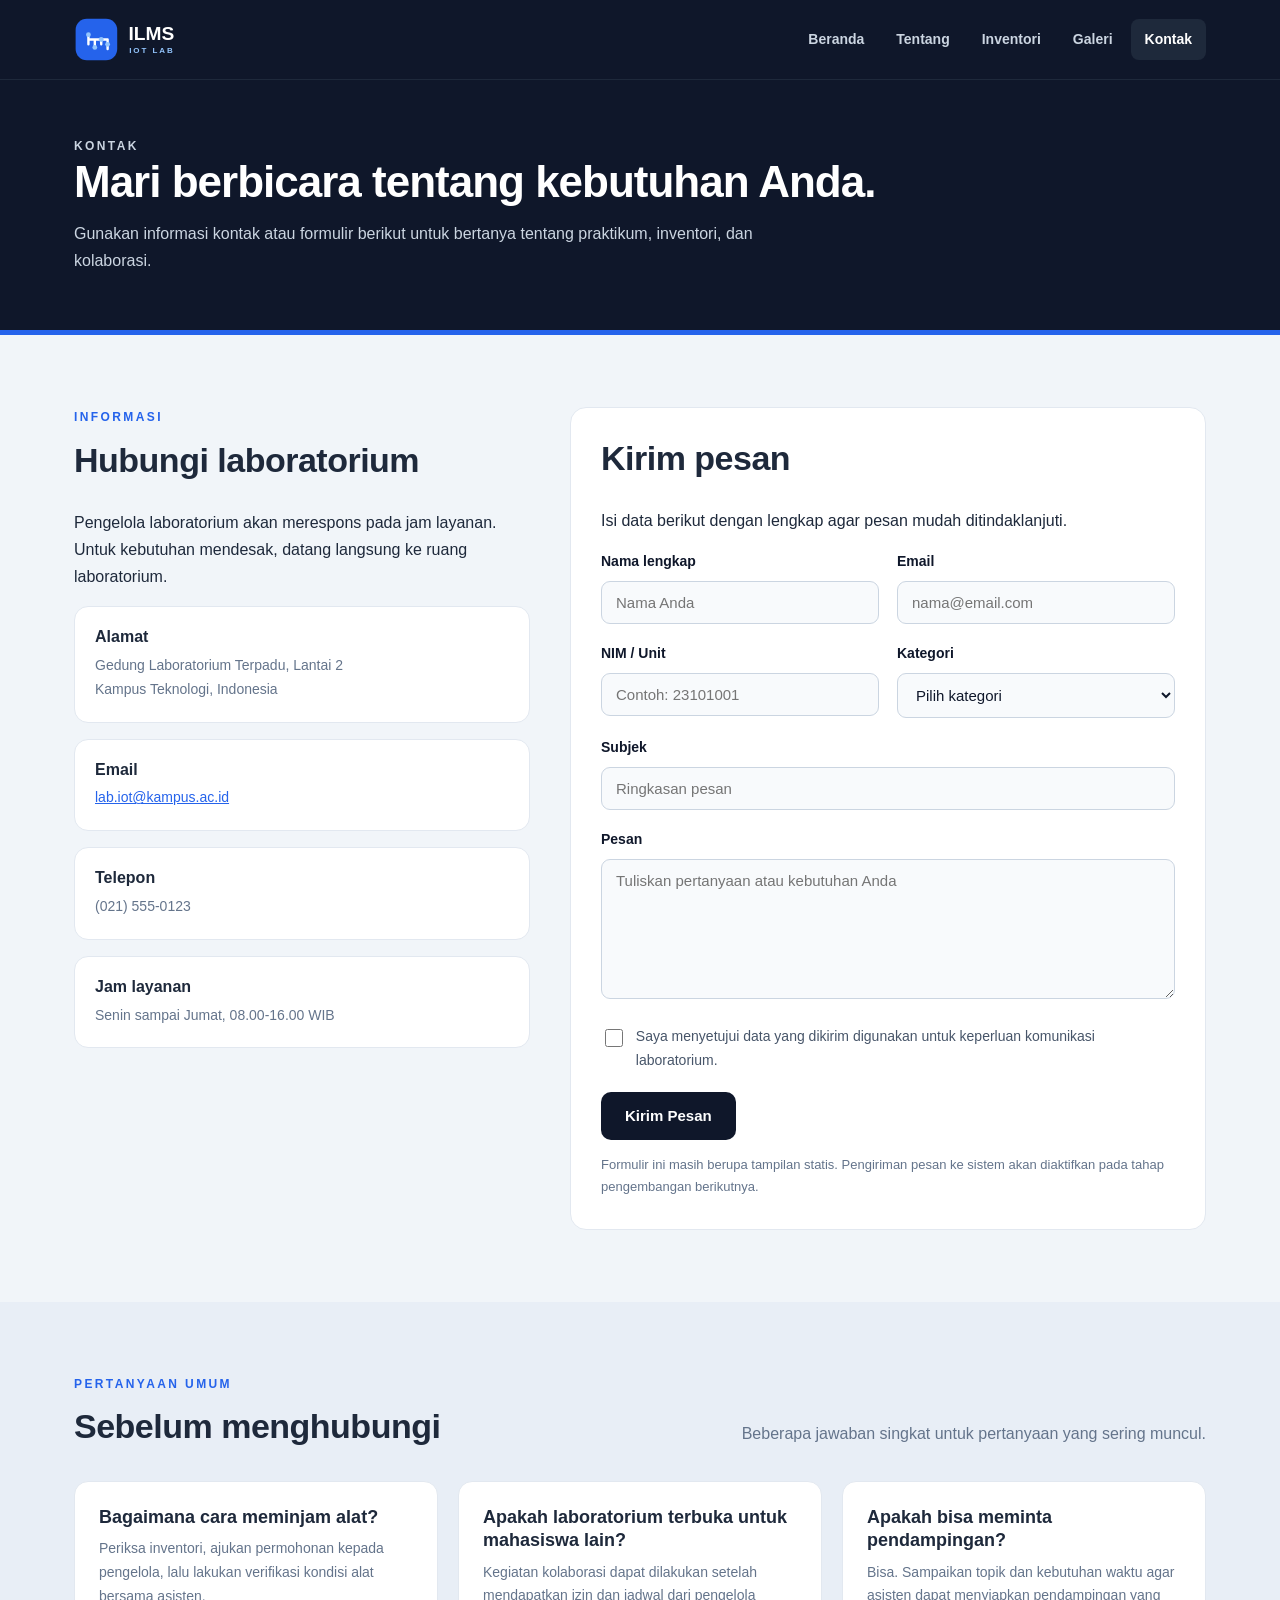
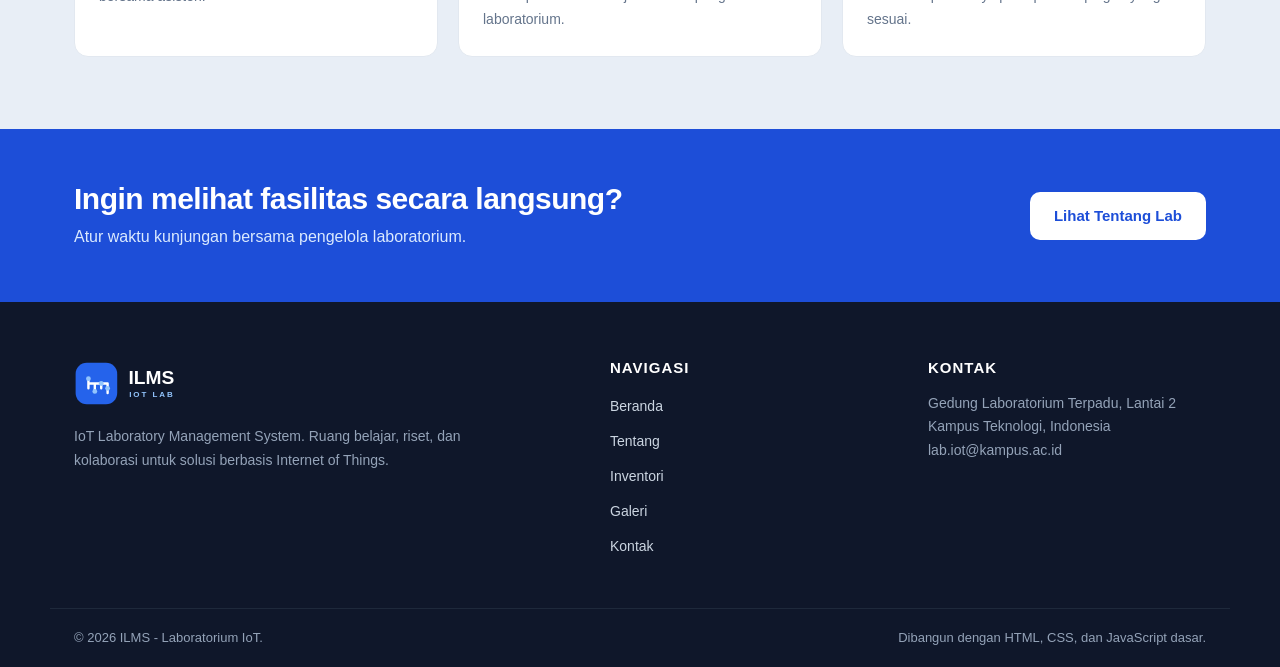
<file: website/kontak.html>
<!DOCTYPE html>
<html lang="id">
<head>
    <meta charset="UTF-8">
    <meta name="viewport" content="width=device-width, initial-scale=1.0">
    <meta name="description" content="Hubungi Laboratorium IoT ILMS untuk informasi praktikum, peminjaman perangkat, kolaborasi, dan kunjungan.">
    <title>Kontak | ILMS - Laboratorium IoT</title>
    <link rel="stylesheet" href="css/style.css">
</head>
<body>
    <a class="skip-link" href="#main-content">Lewati ke konten utama</a>

    <header class="site-header">
        <div class="container header-inner">
            <a class="brand" href="index.html">
                <img src="images/logo.svg" alt="ILMS - Laboratorium IoT">
            </a>
            <nav class="main-nav" aria-label="Navigasi utama">
                <ul>
                    <li><a href="index.html">Beranda</a></li>
                    <li><a href="tentang.html">Tentang</a></li>
                    <li><a href="inventori.html">Inventori</a></li>
                    <li><a href="galeri.html">Galeri</a></li>
                    <li><a class="active" href="kontak.html" aria-current="page">Kontak</a></li>
                </ul>
            </nav>
        </div>
    </header>

    <main id="main-content">
        <section class="page-hero">
            <div class="container">
                <p class="eyebrow">Kontak</p>
                <h1>Mari berbicara tentang kebutuhan Anda.</h1>
                <p>Gunakan informasi kontak atau formulir berikut untuk bertanya tentang praktikum, inventori, dan kolaborasi.</p>
            </div>
        </section>

        <section class="section" aria-labelledby="kontak-judul">
            <div class="container contact-layout">
                <div class="contact-info">
                    <p class="eyebrow eyebrow-dark">Informasi</p>
                    <h2 id="kontak-judul">Hubungi laboratorium</h2>
                    <p>Pengelola laboratorium akan merespons pada jam layanan. Untuk kebutuhan mendesak, datang langsung ke ruang laboratorium.</p>

                    <div class="contact-card">
                        <h3>Alamat</h3>
                        <address>
                            Gedung Laboratorium Terpadu, Lantai 2<br>
                            Kampus Teknologi, Indonesia
                        </address>
                    </div>
                    <div class="contact-card">
                        <h3>Email</h3>
                        <p><a href="mailto:lab.iot@kampus.ac.id">lab.iot@kampus.ac.id</a></p>
                    </div>
                    <div class="contact-card">
                        <h3>Telepon</h3>
                        <p>(021) 555-0123</p>
                    </div>
                    <div class="contact-card">
                        <h3>Jam layanan</h3>
                        <p>Senin sampai Jumat, 08.00-16.00 WIB</p>
                    </div>
                </div>

                <div class="contact-form-wrap">
                    <h2>Kirim pesan</h2>
                    <p>Isi data berikut dengan lengkap agar pesan mudah ditindaklanjuti.</p>
                    <form action="#" method="post">
                        <div class="form-row">
                            <div class="form-group">
                                <label for="nama">Nama lengkap</label>
                                <input type="text" id="nama" name="nama" placeholder="Nama Anda" required>
                            </div>
                            <div class="form-group">
                                <label for="email">Email</label>
                                <input type="email" id="email" name="email" placeholder="nama@email.com" required>
                            </div>
                        </div>
                        <div class="form-row">
                            <div class="form-group">
                                <label for="identitas">NIM / Unit</label>
                                <input type="text" id="identitas" name="identitas" placeholder="Contoh: 23101001">
                            </div>
                            <div class="form-group">
                                <label for="kategori">Kategori</label>
                                <select id="kategori" name="kategori" required>
                                    <option value="">Pilih kategori</option>
                                    <option value="umum">Pertanyaan umum</option>
                                    <option value="peminjaman">Peminjaman alat</option>
                                    <option value="praktikum">Jadwal praktikum</option>
                                    <option value="kolaborasi">Kolaborasi</option>
                                    <option value="lainnya">Lainnya</option>
                                </select>
                            </div>
                        </div>
                        <div class="form-group">
                            <label for="subjek">Subjek</label>
                            <input type="text" id="subjek" name="subjek" placeholder="Ringkasan pesan" required>
                        </div>
                        <div class="form-group">
                            <label for="pesan">Pesan</label>
                            <textarea id="pesan" name="pesan" placeholder="Tuliskan pertanyaan atau kebutuhan Anda" required></textarea>
                        </div>
                        <div class="form-check">
                            <input type="checkbox" id="setuju" name="setuju" required>
                            <label for="setuju">Saya menyetujui data yang dikirim digunakan untuk keperluan komunikasi laboratorium.</label>
                        </div>
                        <button class="button button-dark" type="submit">Kirim Pesan</button>
                        <p class="form-note">Formulir ini masih berupa tampilan statis. Pengiriman pesan ke sistem akan diaktifkan pada tahap pengembangan berikutnya.</p>
                    </form>
                </div>
            </div>
        </section>

        <section class="section section-soft" aria-labelledby="faq-judul">
            <div class="container">
                <div class="section-heading">
                    <div>
                        <p class="eyebrow eyebrow-dark">Pertanyaan umum</p>
                        <h2 id="faq-judul">Sebelum menghubungi</h2>
                    </div>
                    <p>Beberapa jawaban singkat untuk pertanyaan yang sering muncul.</p>
                </div>
                <div class="faq-list">
                    <article class="faq-item">
                        <h3>Bagaimana cara meminjam alat?</h3>
                        <p>Periksa inventori, ajukan permohonan kepada pengelola, lalu lakukan verifikasi kondisi alat bersama asisten.</p>
                    </article>
                    <article class="faq-item">
                        <h3>Apakah laboratorium terbuka untuk mahasiswa lain?</h3>
                        <p>Kegiatan kolaborasi dapat dilakukan setelah mendapatkan izin dan jadwal dari pengelola laboratorium.</p>
                    </article>
                    <article class="faq-item">
                        <h3>Apakah bisa meminta pendampingan?</h3>
                        <p>Bisa. Sampaikan topik dan kebutuhan waktu agar asisten dapat menyiapkan pendampingan yang sesuai.</p>
                    </article>
                </div>
            </div>
        </section>

        <section class="cta">
            <div class="container cta-inner">
                <div>
                    <h2>Ingin melihat fasilitas secara langsung?</h2>
                    <p>Atur waktu kunjungan bersama pengelola laboratorium.</p>
                </div>
                <a class="button button-light" href="tentang.html">Lihat Tentang Lab</a>
            </div>
        </section>
    </main>

    <footer class="site-footer">
        <div class="container footer-inner">
            <div class="footer-brand">
                <img src="images/logo.svg" alt="ILMS - Laboratorium IoT">
                <p>IoT Laboratory Management System. Ruang belajar, riset, dan kolaborasi untuk solusi berbasis Internet of Things.</p>
            </div>
            <div class="footer-links">
                <h3>Navigasi</h3>
                <ul>
                    <li><a href="index.html">Beranda</a></li>
                    <li><a href="tentang.html">Tentang</a></li>
                    <li><a href="inventori.html">Inventori</a></li>
                    <li><a href="galeri.html">Galeri</a></li>
                    <li><a href="kontak.html">Kontak</a></li>
                </ul>
            </div>
            <div class="footer-links">
                <h3>Kontak</h3>
                <address>
                    Gedung Laboratorium Terpadu, Lantai 2<br>
                    Kampus Teknologi, Indonesia<br>
                    lab.iot@kampus.ac.id
                </address>
            </div>
        </div>
        <div class="container footer-bottom">
            <p>&copy; 2026 ILMS - Laboratorium IoT.</p>
            <p>Dibangun dengan HTML, CSS, dan JavaScript dasar.</p>
        </div>
    </footer>

    <script src="js/script.js"></script>
</body>
</html>
</file>
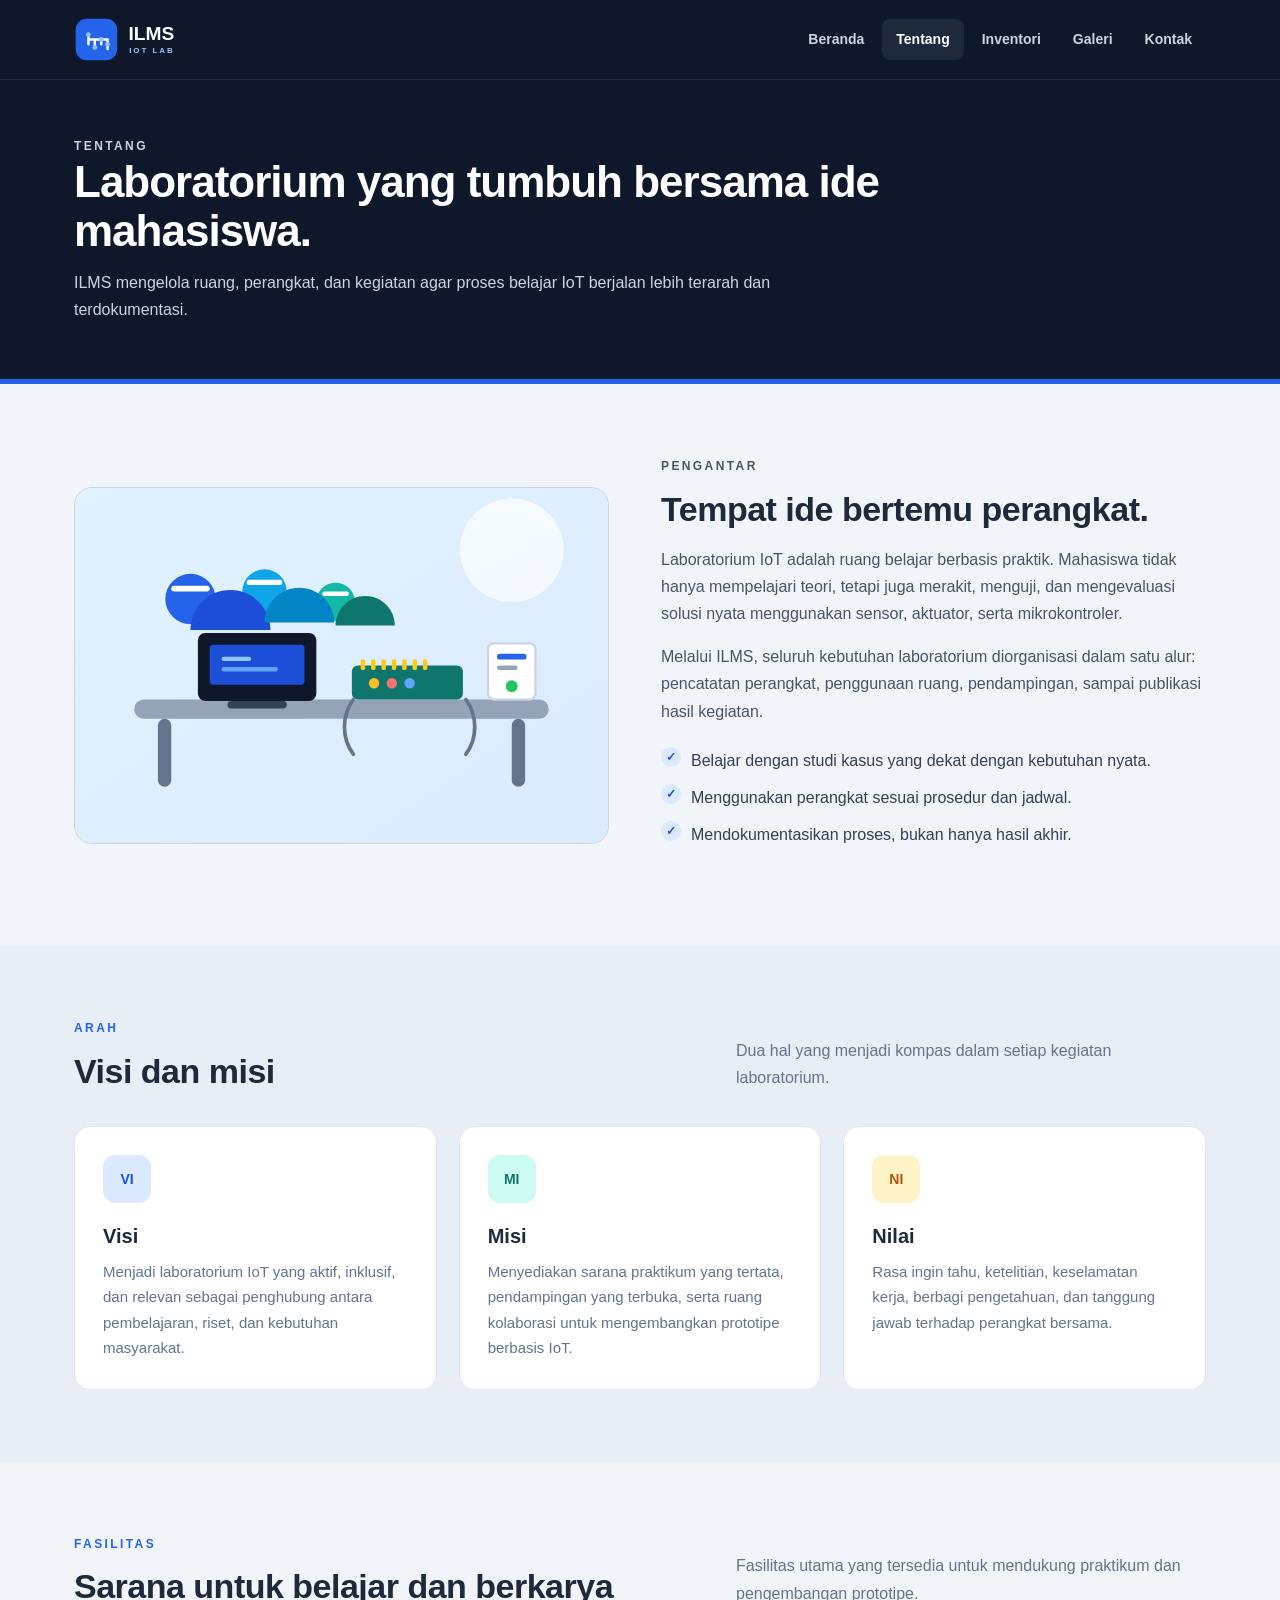
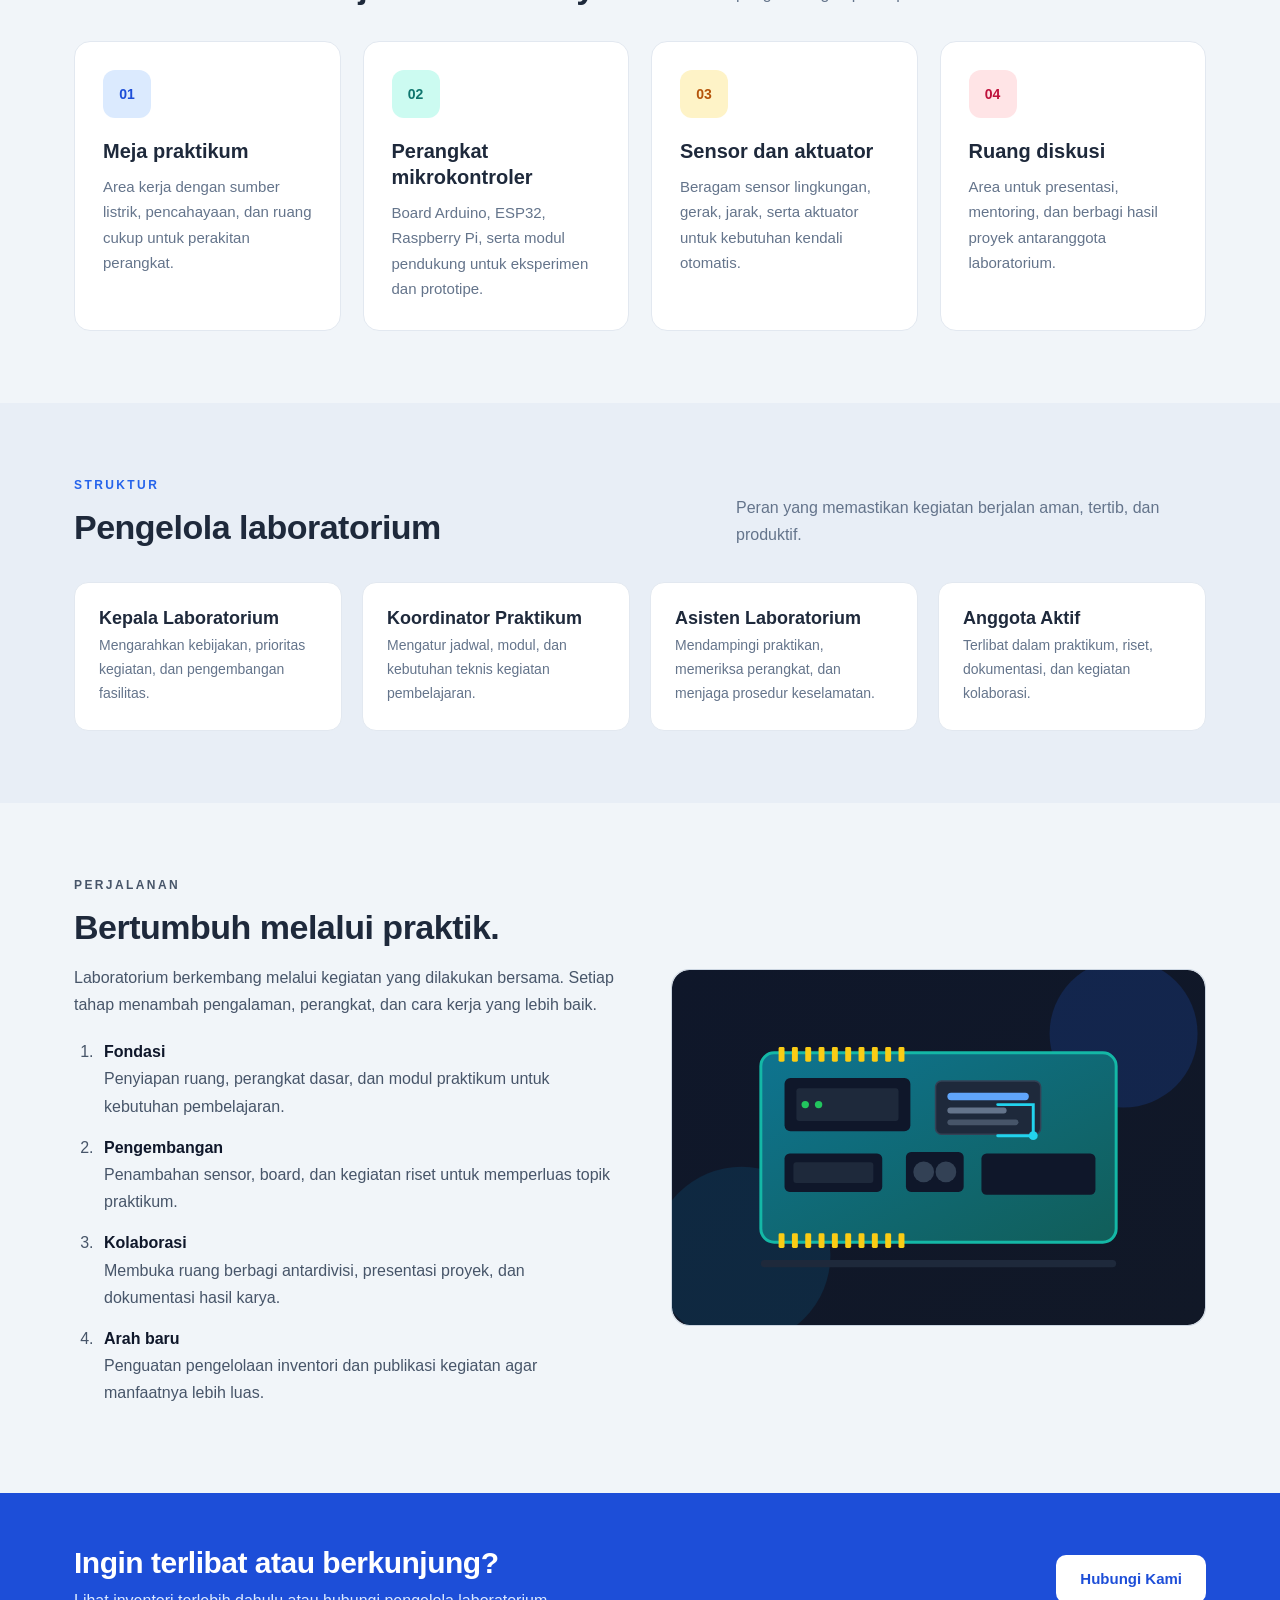
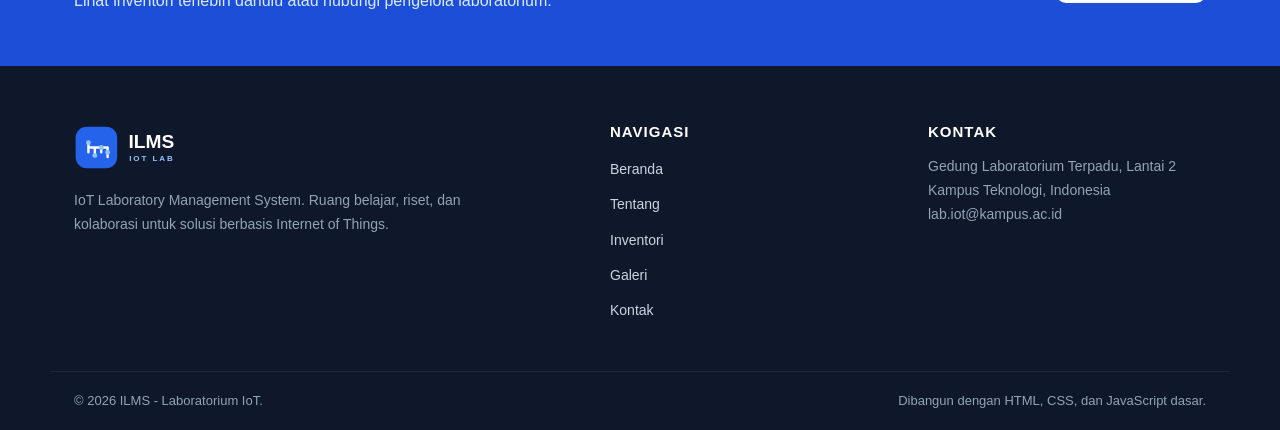
<file: website/tentang.html>
<!DOCTYPE html>
<html lang="id">
<head>
    <meta charset="UTF-8">
    <meta name="viewport" content="width=device-width, initial-scale=1.0">
    <meta name="description" content="Kenali visi, misi, fasilitas, struktur pengelola, dan perjalanan Laboratorium IoT ILMS.">
    <title>Tentang | ILMS - Laboratorium IoT</title>
    <link rel="stylesheet" href="css/style.css">
</head>
<body>
    <a class="skip-link" href="#main-content">Lewati ke konten utama</a>

    <header class="site-header">
        <div class="container header-inner">
            <a class="brand" href="index.html">
                <img src="images/logo.svg" alt="ILMS - Laboratorium IoT">
            </a>
            <nav class="main-nav" aria-label="Navigasi utama">
                <ul>
                    <li><a href="index.html">Beranda</a></li>
                    <li><a class="active" href="tentang.html" aria-current="page">Tentang</a></li>
                    <li><a href="inventori.html">Inventori</a></li>
                    <li><a href="galeri.html">Galeri</a></li>
                    <li><a href="kontak.html">Kontak</a></li>
                </ul>
            </nav>
        </div>
    </header>

    <main id="main-content">
        <section class="page-hero">
            <div class="container">
                <p class="eyebrow">Tentang</p>
                <h1>Laboratorium yang tumbuh bersama ide mahasiswa.</h1>
                <p>ILMS mengelola ruang, perangkat, dan kegiatan agar proses belajar IoT berjalan lebih terarah dan terdokumentasi.</p>
            </div>
        </section>

        <section class="section" aria-labelledby="pengantar-judul">
            <div class="container split">
                <div class="split-media">
                    <img src="images/lab-activity.svg" alt="Ilustrasi kegiatan belajar dan praktik di laboratorium IoT">
                </div>
                <div class="split-copy">
                    <p class="eyebrow eyebrow-dark">Pengantar</p>
                    <h2 id="pengantar-judul">Tempat ide bertemu perangkat.</h2>
                    <p>Laboratorium IoT adalah ruang belajar berbasis praktik. Mahasiswa tidak hanya mempelajari teori, tetapi juga merakit, menguji, dan mengevaluasi solusi nyata menggunakan sensor, aktuator, serta mikrokontroler.</p>
                    <p>Melalui ILMS, seluruh kebutuhan laboratorium diorganisasi dalam satu alur: pencatatan perangkat, penggunaan ruang, pendampingan, sampai publikasi hasil kegiatan.</p>
                    <ul class="check-list">
                        <li>Belajar dengan studi kasus yang dekat dengan kebutuhan nyata.</li>
                        <li>Menggunakan perangkat sesuai prosedur dan jadwal.</li>
                        <li>Mendokumentasikan proses, bukan hanya hasil akhir.</li>
                    </ul>
                </div>
            </div>
        </section>

        <section class="section section-soft" aria-labelledby="visi-misi-judul">
            <div class="container">
                <div class="section-heading">
                    <div>
                        <p class="eyebrow eyebrow-dark">Arah</p>
                        <h2 id="visi-misi-judul">Visi dan misi</h2>
                    </div>
                    <p>Dua hal yang menjadi kompas dalam setiap kegiatan laboratorium.</p>
                </div>
                <div class="feature-grid">
                    <article class="feature-card">
                        <span class="icon-badge">VI</span>
                        <h3>Visi</h3>
                        <p>Menjadi laboratorium IoT yang aktif, inklusif, dan relevan sebagai penghubung antara pembelajaran, riset, dan kebutuhan masyarakat.</p>
                    </article>
                    <article class="feature-card">
                        <span class="icon-badge icon-badge-teal">MI</span>
                        <h3>Misi</h3>
                        <p>Menyediakan sarana praktikum yang tertata, pendampingan yang terbuka, serta ruang kolaborasi untuk mengembangkan prototipe berbasis IoT.</p>
                    </article>
                    <article class="feature-card">
                        <span class="icon-badge icon-badge-amber">NI</span>
                        <h3>Nilai</h3>
                        <p>Rasa ingin tahu, ketelitian, keselamatan kerja, berbagi pengetahuan, dan tanggung jawab terhadap perangkat bersama.</p>
                    </article>
                </div>
            </div>
        </section>

        <section class="section" aria-labelledby="fasilitas-judul">
            <div class="container">
                <div class="section-heading">
                    <div>
                        <p class="eyebrow eyebrow-dark">Fasilitas</p>
                        <h2 id="fasilitas-judul">Sarana untuk belajar dan berkarya</h2>
                    </div>
                    <p>Fasilitas utama yang tersedia untuk mendukung praktikum dan pengembangan prototipe.</p>
                </div>
                <div class="feature-grid">
                    <article class="feature-card">
                        <span class="icon-badge">01</span>
                        <h3>Meja praktikum</h3>
                        <p>Area kerja dengan sumber listrik, pencahayaan, dan ruang cukup untuk perakitan perangkat.</p>
                    </article>
                    <article class="feature-card">
                        <span class="icon-badge icon-badge-teal">02</span>
                        <h3>Perangkat mikrokontroler</h3>
                        <p>Board Arduino, ESP32, Raspberry Pi, serta modul pendukung untuk eksperimen dan prototipe.</p>
                    </article>
                    <article class="feature-card">
                        <span class="icon-badge icon-badge-amber">03</span>
                        <h3>Sensor dan aktuator</h3>
                        <p>Beragam sensor lingkungan, gerak, jarak, serta aktuator untuk kebutuhan kendali otomatis.</p>
                    </article>
                    <article class="feature-card">
                        <span class="icon-badge icon-badge-rose">04</span>
                        <h3>Ruang diskusi</h3>
                        <p>Area untuk presentasi, mentoring, dan berbagi hasil proyek antaranggota laboratorium.</p>
                    </article>
                </div>
            </div>
        </section>

        <section class="section section-soft" aria-labelledby="struktur-judul">
            <div class="container">
                <div class="section-heading">
                    <div>
                        <p class="eyebrow eyebrow-dark">Struktur</p>
                        <h2 id="struktur-judul">Pengelola laboratorium</h2>
                    </div>
                    <p>Peran yang memastikan kegiatan berjalan aman, tertib, dan produktif.</p>
                </div>
                <div class="team-grid">
                    <article class="team-card">
                        <h3>Kepala Laboratorium</h3>
                        <p>Mengarahkan kebijakan, prioritas kegiatan, dan pengembangan fasilitas.</p>
                    </article>
                    <article class="team-card">
                        <h3>Koordinator Praktikum</h3>
                        <p>Mengatur jadwal, modul, dan kebutuhan teknis kegiatan pembelajaran.</p>
                    </article>
                    <article class="team-card">
                        <h3>Asisten Laboratorium</h3>
                        <p>Mendampingi praktikan, memeriksa perangkat, dan menjaga prosedur keselamatan.</p>
                    </article>
                    <article class="team-card">
                        <h3>Anggota Aktif</h3>
                        <p>Terlibat dalam praktikum, riset, dokumentasi, dan kegiatan kolaborasi.</p>
                    </article>
                </div>
            </div>
        </section>

        <section class="section" aria-labelledby="perjalanan-judul">
            <div class="container split">
                <div class="split-copy">
                    <p class="eyebrow eyebrow-dark">Perjalanan</p>
                    <h2 id="perjalanan-judul">Bertumbuh melalui praktik.</h2>
                    <p>Laboratorium berkembang melalui kegiatan yang dilakukan bersama. Setiap tahap menambah pengalaman, perangkat, dan cara kerja yang lebih baik.</p>
                    <ol class="timeline">
                        <li>
                            <strong>Fondasi</strong>
                            Penyiapan ruang, perangkat dasar, dan modul praktikum untuk kebutuhan pembelajaran.
                        </li>
                        <li>
                            <strong>Pengembangan</strong>
                            Penambahan sensor, board, dan kegiatan riset untuk memperluas topik praktikum.
                        </li>
                        <li>
                            <strong>Kolaborasi</strong>
                            Membuka ruang berbagi antardivisi, presentasi proyek, dan dokumentasi hasil karya.
                        </li>
                        <li>
                            <strong>Arah baru</strong>
                            Penguatan pengelolaan inventori dan publikasi kegiatan agar manfaatnya lebih luas.
                        </li>
                    </ol>
                </div>
                <div class="split-media">
                    <img src="images/arduino.svg" alt="Ilustrasi papan mikrokontroler dan komponen elektronik">
                </div>
            </div>
        </section>

        <section class="cta">
            <div class="container cta-inner">
                <div>
                    <h2>Ingin terlibat atau berkunjung?</h2>
                    <p>Lihat inventori terlebih dahulu atau hubungi pengelola laboratorium.</p>
                </div>
                <a class="button button-light" href="kontak.html">Hubungi Kami</a>
            </div>
        </section>
    </main>

    <footer class="site-footer">
        <div class="container footer-inner">
            <div class="footer-brand">
                <img src="images/logo.svg" alt="ILMS - Laboratorium IoT">
                <p>IoT Laboratory Management System. Ruang belajar, riset, dan kolaborasi untuk solusi berbasis Internet of Things.</p>
            </div>
            <div class="footer-links">
                <h3>Navigasi</h3>
                <ul>
                    <li><a href="index.html">Beranda</a></li>
                    <li><a href="tentang.html">Tentang</a></li>
                    <li><a href="inventori.html">Inventori</a></li>
                    <li><a href="galeri.html">Galeri</a></li>
                    <li><a href="kontak.html">Kontak</a></li>
                </ul>
            </div>
            <div class="footer-links">
                <h3>Kontak</h3>
                <address>
                    Gedung Laboratorium Terpadu, Lantai 2<br>
                    Kampus Teknologi, Indonesia<br>
                    lab.iot@kampus.ac.id
                </address>
            </div>
        </div>
        <div class="container footer-bottom">
            <p>&copy; 2026 ILMS - Laboratorium IoT.</p>
            <p>Dibangun dengan HTML, CSS, dan JavaScript dasar.</p>
        </div>
    </footer>

    <script src="js/script.js"></script>
</body>
</html>
</file>
<file: website/css/style.css>
* {
    box-sizing: border-box;
}

html {
    scroll-behavior: smooth;
}

body {
    margin: 0;
    background-color: #f1f5f9;
    color: #1e293b;
    font-family: "Segoe UI", Arial, sans-serif;
    font-size: 16px;
    line-height: 1.7;
}

img {
    max-width: 100%;
    height: auto;
}

a {
    color: #2563eb;
}

a:focus,
button:focus,
input:focus,
select:focus,
textarea:focus {
    outline: 3px solid #93c5fd;
    outline-offset: 3px;
}

h1,
h2,
h3,
p {
    margin-top: 0;
}

h1 {
    font-size: 50px;
    line-height: 1.12;
    letter-spacing: -1px;
}

h2 {
    font-size: 34px;
    line-height: 1.2;
    letter-spacing: -0.5px;
}

h3 {
    font-size: 20px;
    line-height: 1.3;
}

.container {
    width: 100%;
    max-width: 1180px;
    margin: 0 auto;
    padding-left: 24px;
    padding-right: 24px;
}

.skip-link {
    position: absolute;
    left: 16px;
    top: -80px;
    z-index: 10;
    padding: 12px 18px;
    background-color: #ffffff;
    color: #0f172a;
    border-radius: 8px;
    font-weight: 700;
}

.skip-link:focus {
    top: 16px;
}

.site-header {
    background-color: #0f172a;
    border-bottom: 1px solid #1e293b;
}

.header-inner {
    display: flex;
    align-items: center;
    justify-content: space-between;
    flex-wrap: wrap;
    gap: 18px;
    padding-top: 14px;
    padding-bottom: 14px;
}

.brand {
    display: block;
    text-decoration: none;
}

.brand img {
    display: block;
    width: 176px;
}

.main-nav ul {
    display: flex;
    flex-wrap: wrap;
    align-items: center;
    gap: 4px;
    margin: 0;
    padding: 0;
    list-style: none;
}

.main-nav a {
    display: block;
    padding: 9px 14px;
    color: #cbd5e1;
    border-radius: 8px;
    font-size: 14px;
    font-weight: 600;
    text-decoration: none;
}

.main-nav a:hover,
.main-nav a.active {
    background-color: #1e293b;
    color: #ffffff;
}

.eyebrow {
    margin-bottom: 12px;
    color: #93c5fd;
    font-size: 12px;
    font-weight: 700;
    letter-spacing: 2.4px;
    text-transform: uppercase;
}

.eyebrow-dark {
    color: #2563eb;
}

.hero {
    background-color: #0f172a;
    color: #ffffff;
    padding-top: 76px;
    padding-bottom: 76px;
    border-bottom: 6px solid #2563eb;
}

.hero-inner {
    display: flex;
    align-items: center;
    flex-wrap: wrap;
    gap: 52px;
}

.hero-copy {
    flex: 1 1 480px;
}

.hero-media {
    flex: 1 1 420px;
}

.hero-media img {
    display: block;
    width: 100%;
    border: 1px solid #334155;
    border-radius: 22px;
}

.hero h1 span {
    color: #60a5fa;
}

.hero-text {
    max-width: 600px;
    margin-bottom: 26px;
    color: #cbd5e1;
    font-size: 18px;
}

.hero-actions {
    display: flex;
    flex-wrap: wrap;
    gap: 12px;
    margin-bottom: 28px;
}

.button {
    display: inline-block;
    padding: 13px 22px;
    border: 2px solid transparent;
    border-radius: 10px;
    font-family: "Segoe UI", Arial, sans-serif;
    font-size: 15px;
    font-weight: 700;
    line-height: 1.2;
    text-align: center;
    text-decoration: none;
    cursor: pointer;
}

.button-primary {
    background-color: #2563eb;
    color: #ffffff;
}

.button-primary:hover {
    background-color: #1d4ed8;
}

.button-ghost {
    background-color: transparent;
    color: #ffffff;
    border-color: #475569;
}

.button-ghost:hover {
    background-color: #1e293b;
    border-color: #64748b;
}

.button-light {
    background-color: #ffffff;
    color: #1d4ed8;
}

.button-light:hover {
    background-color: #dbeafe;
}

.button-dark {
    background-color: #0f172a;
    color: #ffffff;
}

.button-dark:hover {
    background-color: #1e293b;
}

.hero-points {
    display: flex;
    flex-wrap: wrap;
    gap: 8px 24px;
    margin: 0;
    padding: 0;
    color: #cbd5e1;
    font-size: 14px;
    list-style: none;
}

.hero-points li::before {
    content: "✓";
    margin-right: 8px;
    color: #4ade80;
    font-weight: 700;
}

.section {
    padding-top: 72px;
    padding-bottom: 72px;
}

.section-soft {
    background-color: #e8eef6;
}

.section-dark {
    background-color: #0f172a;
    color: #ffffff;
}

.section-heading {
    display: flex;
    align-items: flex-end;
    justify-content: space-between;
    flex-wrap: wrap;
    gap: 18px;
    margin-bottom: 34px;
}

.section-heading h2 {
    margin-bottom: 0;
}

.section-heading > p {
    max-width: 470px;
    margin-bottom: 0;
    color: #64748b;
}

.section-dark .section-heading > p {
    color: #cbd5e1;
}

.stats {
    display: flex;
    flex-wrap: wrap;
    gap: 18px;
}

.stat-card {
    flex: 1 1 210px;
    padding: 26px;
    background-color: #ffffff;
    border: 1px solid #e2e8f0;
    border-radius: 14px;
}

.stat-number {
    display: block;
    margin-bottom: 6px;
    color: #2563eb;
    font-size: 36px;
    font-weight: 700;
    line-height: 1;
}

.stat-label {
    color: #64748b;
    font-size: 14px;
    font-weight: 600;
}

.split {
    display: flex;
    align-items: center;
    flex-wrap: wrap;
    gap: 52px;
}

.split-reverse {
    flex-direction: row-reverse;
}

.split-media {
    flex: 1 1 430px;
}

.split-media img,
.split-media video {
    display: block;
    width: 100%;
    border: 1px solid #cbd5e1;
    border-radius: 18px;
}

.split-copy {
    flex: 1 1 440px;
}

.split-copy h2 {
    margin-bottom: 16px;
}

.split-copy p {
    color: #475569;
}

.section-dark .split-copy p {
    color: #cbd5e1;
}

.check-list {
    margin: 22px 0 26px;
    padding: 0;
    list-style: none;
}

.check-list li {
    position: relative;
    margin-bottom: 10px;
    padding-left: 30px;
    color: #334155;
}

.check-list li::before {
    content: "✓";
    position: absolute;
    left: 0;
    top: 0;
    width: 20px;
    height: 20px;
    background-color: #dbeafe;
    color: #1d4ed8;
    border-radius: 50%;
    font-size: 12px;
    font-weight: 700;
    line-height: 20px;
    text-align: center;
}

.text-link {
    color: #1d4ed8;
    font-weight: 700;
    text-decoration: none;
}

.text-link:hover {
    text-decoration: underline;
}

.feature-grid {
    display: flex;
    flex-wrap: wrap;
    gap: 22px;
}

.feature-card {
    flex: 1 1 250px;
    padding: 28px;
    background-color: #ffffff;
    border: 1px solid #e2e8f0;
    border-radius: 16px;
}

.feature-card h3 {
    margin-bottom: 10px;
}

.feature-card p {
    margin-bottom: 0;
    color: #64748b;
    font-size: 15px;
}

.icon-badge {
    display: inline-block;
    width: 48px;
    height: 48px;
    margin-bottom: 20px;
    background-color: #dbeafe;
    color: #1d4ed8;
    border-radius: 12px;
    font-size: 14px;
    font-weight: 700;
    line-height: 48px;
    text-align: center;
}

.icon-badge-teal {
    background-color: #ccfbf1;
    color: #0f766e;
}

.icon-badge-amber {
    background-color: #fef3c7;
    color: #b45309;
}

.icon-badge-rose {
    background-color: #ffe4e6;
    color: #be123c;
}

.media-layout {
    display: flex;
    align-items: center;
    flex-wrap: wrap;
    gap: 48px;
}

.media-video {
    flex: 1 1 520px;
}

.media-video video {
    display: block;
    width: 100%;
    background-color: #020617;
    border: 1px solid #334155;
    border-radius: 18px;
}

.media-copy {
    flex: 1 1 380px;
}

.media-copy h2 {
    margin-bottom: 16px;
}

.media-copy > p {
    color: #cbd5e1;
}

.audio-box {
    margin-top: 26px;
    padding: 22px;
    background-color: #1e293b;
    border: 1px solid #334155;
    border-radius: 14px;
}

.audio-label {
    margin-bottom: 12px;
    color: #ffffff;
    font-size: 14px;
    font-weight: 700;
    letter-spacing: 1px;
    text-transform: uppercase;
}

.audio-box audio {
    display: block;
    width: 100%;
}

.audio-note {
    margin-top: 12px;
    margin-bottom: 0;
    color: #94a3b8;
    font-size: 13px;
}

.gallery-grid {
    display: flex;
    flex-wrap: wrap;
    gap: 22px;
}

.gallery-card {
    flex: 1 1 300px;
    overflow: hidden;
    background-color: #ffffff;
    border: 1px solid #e2e8f0;
    border-radius: 16px;
}

.gallery-card img {
    display: block;
    width: 100%;
    border-bottom: 1px solid #e2e8f0;
}

.gallery-caption {
    padding: 20px 22px;
}

.gallery-caption h3 {
    margin-bottom: 6px;
    font-size: 18px;
}

.gallery-caption p {
    margin-bottom: 0;
    color: #64748b;
    font-size: 14px;
}

.cta {
    background-color: #1d4ed8;
    color: #ffffff;
    padding-top: 52px;
    padding-bottom: 52px;
}

.cta-inner {
    display: flex;
    align-items: center;
    justify-content: space-between;
    flex-wrap: wrap;
    gap: 24px;
}

.cta h2 {
    margin-bottom: 6px;
    font-size: 30px;
}

.cta p {
    margin-bottom: 0;
    color: #dbeafe;
}

.page-hero {
    background-color: #0f172a;
    color: #ffffff;
    padding-top: 56px;
    padding-bottom: 56px;
    border-bottom: 5px solid #2563eb;
}

.page-hero h1 {
    max-width: 820px;
    margin-bottom: 14px;
    font-size: 44px;
}

.page-hero p {
    max-width: 720px;
    margin-bottom: 0;
    color: #cbd5e1;
}

.team-grid {
    display: flex;
    flex-wrap: wrap;
    gap: 20px;
}

.team-card {
    flex: 1 1 240px;
    padding: 24px;
    background-color: #ffffff;
    border: 1px solid #e2e8f0;
    border-radius: 14px;
}

.team-card h3 {
    margin-bottom: 4px;
    font-size: 18px;
}

.team-card p {
    margin-bottom: 0;
    color: #64748b;
    font-size: 14px;
}

.timeline {
    margin: 20px 0 0;
    padding-left: 24px;
    color: #475569;
}

.timeline li {
    margin-bottom: 14px;
    padding-left: 6px;
}

.timeline strong {
    display: block;
    color: #0f172a;
}

.table-wrap {
    overflow-x: auto;
    background-color: #ffffff;
    border: 1px solid #e2e8f0;
    border-radius: 14px;
}

.data-table {
    width: 100%;
    min-width: 760px;
    border-collapse: collapse;
}

.data-table caption {
    padding: 20px 22px;
    color: #0f172a;
    font-size: 16px;
    font-weight: 700;
    text-align: left;
}

.data-table th {
    padding: 13px 18px;
    background-color: #0f172a;
    color: #ffffff;
    font-size: 13px;
    letter-spacing: 0.5px;
    text-align: left;
    text-transform: uppercase;
}

.data-table td {
    padding: 14px 18px;
    border-top: 1px solid #e2e8f0;
    color: #334155;
    font-size: 14px;
}

.data-table tbody tr:hover {
    background-color: #f8fafc;
}

.data-table tbody th {
    background-color: transparent;
    color: #0f172a;
    font-size: 14px;
    letter-spacing: 0;
    text-transform: none;
}

.badge {
    display: inline-block;
    padding: 4px 9px;
    border-radius: 999px;
    font-size: 12px;
    font-weight: 700;
    line-height: 1.4;
}

.badge-good {
    background-color: #dcfce7;
    color: #15803d;
}

.badge-warn {
    background-color: #fef3c7;
    color: #b45309;
}

.badge-info {
    background-color: #dbeafe;
    color: #1d4ed8;
}

.table-note {
    margin-top: 14px;
    color: #64748b;
    font-size: 13px;
}

.steps {
    display: flex;
    flex-wrap: wrap;
    gap: 20px;
}

.step-card {
    flex: 1 1 240px;
    padding: 24px;
    background-color: #ffffff;
    border: 1px solid #e2e8f0;
    border-radius: 14px;
}

.step-number {
    display: inline-block;
    width: 38px;
    height: 38px;
    margin-bottom: 16px;
    background-color: #2563eb;
    color: #ffffff;
    border-radius: 50%;
    font-weight: 700;
    line-height: 38px;
    text-align: center;
}

.step-card h3 {
    margin-bottom: 8px;
    font-size: 18px;
}

.step-card p {
    margin-bottom: 0;
    color: #64748b;
    font-size: 14px;
}

.contact-layout {
    display: flex;
    align-items: flex-start;
    flex-wrap: wrap;
    gap: 40px;
}

.contact-info {
    flex: 1 1 360px;
}

.contact-form-wrap {
    flex: 1 1 540px;
    padding: 30px;
    background-color: #ffffff;
    border: 1px solid #e2e8f0;
    border-radius: 16px;
}

.contact-card {
    margin-bottom: 16px;
    padding: 20px;
    background-color: #ffffff;
    border: 1px solid #e2e8f0;
    border-radius: 14px;
}

.contact-card h3 {
    margin-bottom: 6px;
    font-size: 16px;
}

.contact-card p,
.contact-card address {
    margin-bottom: 0;
    color: #64748b;
    font-size: 14px;
    font-style: normal;
}

.form-row {
    display: flex;
    flex-wrap: wrap;
    gap: 18px;
}

.form-group {
    flex: 1 1 240px;
    margin-bottom: 18px;
}

.form-group-full {
    flex-basis: 100%;
}

.form-group label {
    display: block;
    margin-bottom: 7px;
    color: #0f172a;
    font-size: 14px;
    font-weight: 700;
}

.form-group input,
.form-group select,
.form-group textarea {
    width: 100%;
    padding: 12px 14px;
    background-color: #f8fafc;
    color: #0f172a;
    border: 1px solid #cbd5e1;
    border-radius: 9px;
    font-family: "Segoe UI", Arial, sans-serif;
    font-size: 15px;
}

.form-group textarea {
    min-height: 140px;
    resize: vertical;
}

.form-group input:focus,
.form-group select:focus,
.form-group textarea:focus {
    background-color: #ffffff;
    border-color: #2563eb;
}

.form-check {
    display: flex;
    align-items: flex-start;
    gap: 10px;
    margin-bottom: 20px;
    color: #475569;
    font-size: 14px;
}

.form-check input {
    width: 18px;
    height: 18px;
    margin-top: 4px;
}

.form-note {
    margin-top: 14px;
    margin-bottom: 0;
    color: #64748b;
    font-size: 13px;
}

.faq-list {
    display: flex;
    flex-wrap: wrap;
    gap: 20px;
}

.faq-item {
    flex: 1 1 320px;
    padding: 24px;
    background-color: #ffffff;
    border: 1px solid #e2e8f0;
    border-radius: 14px;
}

.faq-item h3 {
    margin-bottom: 8px;
    font-size: 18px;
}

.faq-item p {
    margin-bottom: 0;
    color: #64748b;
    font-size: 14px;
}

.site-footer {
    background-color: #0f172a;
    color: #cbd5e1;
    padding-top: 56px;
}

.footer-inner {
    display: flex;
    flex-wrap: wrap;
    gap: 40px;
    padding-bottom: 40px;
}

.footer-brand {
    flex: 2 1 320px;
}

.footer-brand img {
    display: block;
    width: 176px;
    margin-bottom: 16px;
}

.footer-brand p {
    max-width: 420px;
    margin-bottom: 0;
    color: #94a3b8;
    font-size: 14px;
}

.footer-links {
    flex: 1 1 190px;
}

.footer-links h3 {
    margin-bottom: 14px;
    color: #ffffff;
    font-size: 15px;
    letter-spacing: 1px;
    text-transform: uppercase;
}

.footer-links ul {
    margin: 0;
    padding: 0;
    list-style: none;
}

.footer-links li {
    margin-bottom: 8px;
}

.footer-links a {
    color: #cbd5e1;
    font-size: 14px;
    text-decoration: none;
}

.footer-links a:hover {
    color: #ffffff;
    text-decoration: underline;
}

.footer-links address {
    color: #94a3b8;
    font-size: 14px;
    font-style: normal;
}

.footer-bottom {
    display: flex;
    align-items: center;
    justify-content: space-between;
    flex-wrap: wrap;
    gap: 10px;
    padding-top: 18px;
    padding-bottom: 18px;
    border-top: 1px solid #1e293b;
    color: #94a3b8;
    font-size: 13px;
}

.footer-bottom p {
    margin-bottom: 0;
}

@media (max-width: 980px) {
    h1 {
        font-size: 42px;
    }

    h2 {
        font-size: 30px;
    }

    .hero {
        padding-top: 56px;
        padding-bottom: 56px;
    }

    .hero-inner,
    .split,
    .split-reverse,
    .media-layout {
        gap: 36px;
    }

    .split-reverse {
        flex-direction: row;
    }

    .page-hero h1 {
        font-size: 38px;
    }
}

@media (max-width: 760px) {
    .container {
        padding-left: 18px;
        padding-right: 18px;
    }

    .header-inner {
        justify-content: center;
        gap: 10px;
    }

    .brand img {
        width: 152px;
    }

    .main-nav {
        width: 100%;
    }

    .main-nav ul {
        justify-content: center;
    }

    .main-nav a {
        padding: 8px 11px;
        font-size: 13px;
    }

    h1,
    .page-hero h1 {
        font-size: 34px;
    }

    h2 {
        font-size: 27px;
    }

    .hero {
        padding-top: 44px;
        padding-bottom: 44px;
    }

    .hero-text {
        font-size: 16px;
    }

    .hero-copy,
    .hero-media,
    .split-media,
    .split-copy,
    .media-video,
    .media-copy,
    .contact-info,
    .contact-form-wrap {
        flex-basis: 100%;
    }

    .section {
        padding-top: 52px;
        padding-bottom: 52px;
    }

    .section-heading {
        align-items: flex-start;
        margin-bottom: 26px;
    }

    .section-heading > p {
        max-width: 100%;
    }

    .stat-card {
        flex-basis: 45%;
        padding: 20px;
    }

    .stat-number {
        font-size: 30px;
    }

    .feature-card,
    .gallery-card,
    .team-card,
    .step-card,
    .faq-item {
        flex-basis: 100%;
    }

    .contact-form-wrap {
        padding: 22px;
    }

    .cta-inner {
        align-items: flex-start;
    }
}

@media (max-width: 520px) {
    h1,
    .page-hero h1 {
        font-size: 30px;
    }

    h2 {
        font-size: 24px;
    }

    .main-nav ul {
        gap: 2px;
    }

    .main-nav a {
        padding: 7px 9px;
        font-size: 12px;
    }

    .hero-actions {
        flex-direction: column;
    }

    .button {
        width: 100%;
    }

    .stat-card {
        flex-basis: 100%;
    }

    .hero-points {
        display: block;
    }

    .hero-points li {
        margin-bottom: 6px;
    }

    .data-table {
        min-width: 680px;
    }

    .footer-inner {
        gap: 28px;
    }
}
</file>
